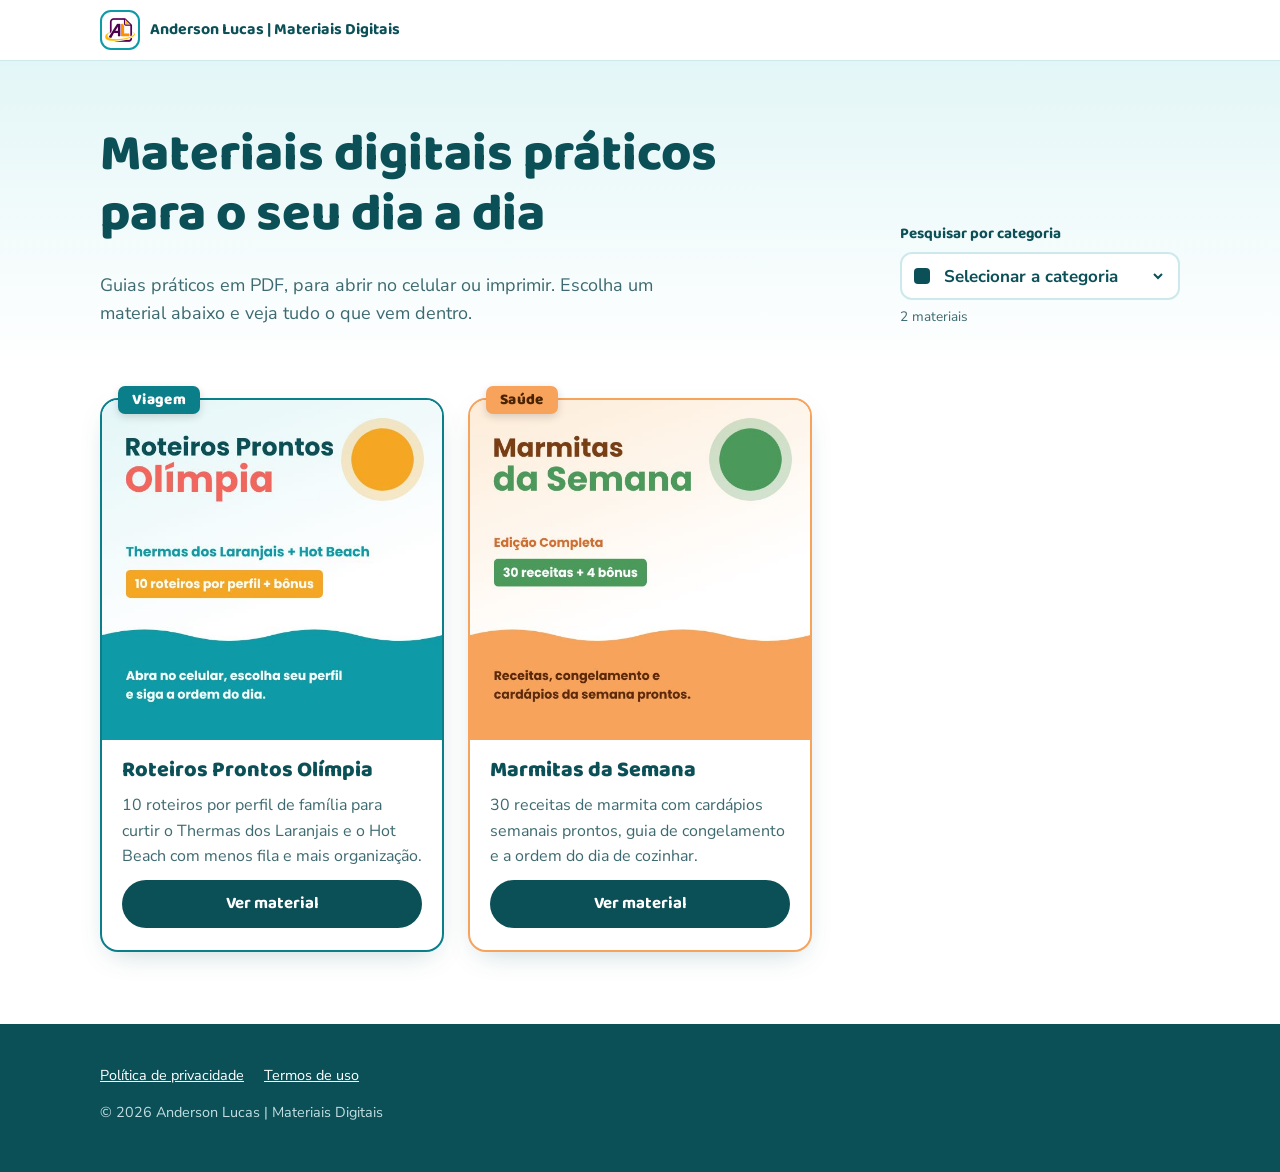
<file: index.html>
<!doctype html>
<html lang="pt-BR">
<head>
  <meta charset="utf-8">
  <meta name="viewport" content="width=device-width, initial-scale=1">
  <title>Anderson Lucas | Materiais Digitais</title>
  <meta name="description" content="Guias e materiais práticos em PDF, para abrir no celular ou imprimir.">
  <meta property="og:type" content="website">
  <meta property="og:title" content="Anderson Lucas | Materiais Digitais">
  <meta property="og:description" content="Guias e materiais práticos em PDF, para abrir no celular ou imprimir.">
  <meta property="og:image" content="https://materiais-digitais.onrender.com/olimpia/img/card.jpg">
  <meta property="og:url" content="https://materiais-digitais.onrender.com/">
  <link rel="icon" href="assets/favicon.png" type="image/png">
  <link rel="apple-touch-icon" href="assets/favicon.png">
  <link rel="preconnect" href="https://fonts.googleapis.com">
  <link rel="preconnect" href="https://fonts.gstatic.com" crossorigin>
  <link href="https://fonts.googleapis.com/css2?family=Baloo+2:wght@600;700;800&family=Nunito+Sans:opsz,wght@6..12,400;6..12,700&display=swap" rel="stylesheet">
  <link rel="stylesheet" href="assets/site.css">
  <style>
    .vitrine-hero { background: linear-gradient(180deg, var(--agua) 0%, #fff 100%); padding: 48px 0 32px; }
    .vitrine-hero .container { display: grid; gap: 24px; align-items: end; }
    .vitrine-hero p { max-width: 560px; color: var(--texto-suave); font-size: 1.125rem; margin: 0; }
    .vitrine-hero h1 { max-width: 640px; }
    @media (min-width: 900px) { .vitrine-hero .container { grid-template-columns: 1fr auto; gap: 40px; } }

    /* Filtro por categoria (no topo, à direita) */
    .filtro { display: grid; gap: 6px; }
    .filtro label { font-family: var(--fonte-titulo); font-weight: 700; font-size: .95rem; color: var(--teal-dark); }
    .filtro .campo { display: flex; align-items: center; gap: 10px; background: #fff; border: 2px solid var(--borda); border-radius: 12px; padding: 0 12px; min-height: 48px; min-width: 280px; }
    .filtro .campo:focus-within { border-color: var(--teal); }
    .filtro .quadrado { flex: none; width: 16px; height: 16px; border-radius: 4px; background: var(--cat-cor, var(--teal-dark)); }
    .filtro select { flex: 1; border: 0; background: transparent; font: inherit; font-weight: 700; color: var(--texto); min-height: 44px; cursor: pointer; }
    .filtro select:focus { outline: none; }
    .filtro .resultado { font-size: .85rem; color: var(--texto-suave); margin: 0; min-height: 1.2em; }

    .produtos { padding: 16px 0 72px; }
    .grade { display: grid; grid-template-columns: repeat(auto-fill, minmax(260px, 1fr)); gap: 24px; list-style: none; margin: 0; padding: 0; }
    .grade { padding-top: 14px; } /* espaço para a etiqueta que sobe acima do card */
    .card { --cat-cor: var(--borda); background: #fff; border: 2px solid var(--cat-cor); border-radius: var(--raio); box-shadow: var(--sombra); display: flex; flex-direction: column; position: relative; }
    .card[hidden] { display: none; }
    .card img { width: 100%; aspect-ratio: 1 / 1; object-fit: cover; background: var(--agua); border-radius: calc(var(--raio) - 2px) calc(var(--raio) - 2px) 0 0; }
    /* Etiqueta da categoria: retângulo encaixado no topo esquerdo do card,
       com o fundo na mesma cor do contorno do card */
    .card .tag { position: absolute; top: -14px; left: 16px; z-index: 1; font-family: var(--fonte-titulo); font-size: .95rem; font-weight: 800; letter-spacing: .02em; line-height: 1; color: var(--cat-texto, #fff); background: var(--cat-cor); padding: 7px 14px 6px; border-radius: 7px; box-shadow: 0 3px 8px rgba(0,0,0,.15); }
    .card .corpo { padding: 18px 20px 22px; display: flex; flex-direction: column; gap: 10px; flex: 1; }
    .card h2 { font-size: 1.35rem; margin: 0; }
    .card p { margin: 0; color: var(--texto-suave); font-size: 1rem; }
    .card .btn { margin-top: auto; min-height: 48px; font-size: 1.05rem; }
    @media (min-width: 900px) { .grade { grid-template-columns: repeat(3, 1fr); } .vitrine-hero { padding: 64px 0 40px; } }
  </style>
</head>
<body>
  <a class="pular" href="#produtos">Pular para os produtos</a>

  <header class="topo">
    <div class="container">
      <a class="marca" href="index.html"><span class="marca-logo"><img src="assets/logo-al.png" alt="" width="120" height="96"></span><span data-marca></span></a>
    </div>
  </header>

  <main>
    <section class="vitrine-hero">
      <div class="container">
        <div>
          <h1>Materiais digitais práticos para o seu dia a dia</h1>
          <p>Guias práticos em PDF, para abrir no celular ou imprimir. Escolha um material abaixo e veja tudo o que vem dentro.</p>
        </div>
        <div class="filtro">
          <label for="categoria">Pesquisar por categoria</label>
          <div class="campo">
            <span class="quadrado" aria-hidden="true"></span>
            <select id="categoria" aria-controls="lista-produtos">
              <option value="" selected disabled hidden>Selecionar a categoria</option>
              <option value="">Todas as categorias</option>
            </select>
          </div>
          <p class="resultado" id="resultado" aria-live="polite"></p>
        </div>
      </div>
    </section>

    <section class="produtos" id="produtos" aria-label="Produtos">
      <div class="container">
        <ul class="grade" id="lista-produtos">

          <!-- =====================================================
               CARD DE PRODUTO — para adicionar um novo produto,
               copie do <li> até o </li> e troque: data-categoria,
               imagem, título, frase e o link (pasta-do-produto/index.html).
               data-categoria = uma das chaves de CATEGORIAS no fim da página
               (viagem, saude...). A etiqueta, as cores e o filtro saem sozinhos.
               ===================================================== -->
          <li class="card" data-categoria="viagem">
            <span class="tag"></span>
            <img src="olimpia/img/card.jpg" alt="Capa do material Roteiros Prontos Olímpia" width="600" height="600" loading="lazy">
            <div class="corpo">
              <h2>Roteiros Prontos Olímpia</h2>
              <p>10 roteiros por perfil de família para curtir o Thermas dos Laranjais e o Hot Beach com menos fila e mais organização.</p>
              <a class="btn btn-secundario" href="olimpia/index.html">Ver material</a>
            </div>
          </li>
          <!-- fim do card -->

          <li class="card" data-categoria="saude">
            <span class="tag"></span>
            <img src="marmitas/img/card.jpg" alt="Capa do material Marmitas da Semana" width="600" height="600" loading="lazy">
            <div class="corpo">
              <h2>Marmitas da Semana</h2>
              <p>30 receitas de marmita com cardápios semanais prontos, guia de congelamento e a ordem do dia de cozinhar.</p>
              <a class="btn btn-secundario" href="marmitas/index.html">Ver material</a>
            </div>
          </li>

        </ul>
      </div>
    </section>
  </main>

  <footer class="rodape">
    <div class="container">
      <nav aria-label="Links legais">
        <a href="privacidade.html">Política de privacidade</a>
        <a href="termos.html">Termos de uso</a>
      </nav>
      <p class="copy">© <span data-ano>2026</span> <span data-marca></span></p>
    </div>
  </footer>

  <script src="assets/site.js"></script>
  <script>
    /* ===== CATEGORIAS DA VITRINE — cada categoria tem a sua cor =====
       cor   = contorno do card, fundo da etiqueta e quadradinho do filtro
       texto = cor da letra da etiqueta (branca em cor escura, escura em cor clara)
       Só aparecem no filtro as categorias que já têm algum card. */
    const CATEGORIAS = {
      viagem: { nome: "Viagem", cor: "#0A7F8A", texto: "#ffffff" },  // azul-piscina (tom com contraste para a letra branca)
      saude:  { nome: "Saúde",  cor: "#F7A35C", texto: "#4A2300" }   // laranja claro
      // próxima: { nome: "...", cor: "#1FB58F", texto: "#06372A" }  // verde-piscina
    };

    (function () {
      var cards = [].slice.call(document.querySelectorAll(".card[data-categoria]"));
      var select = document.getElementById("categoria");
      var quadrado = document.querySelector(".filtro .quadrado");
      var resultado = document.getElementById("resultado");
      var usadas = {};

      // Etiqueta e cores de cada card
      cards.forEach(function (c) {
        var cat = CATEGORIAS[c.dataset.categoria];
        if (!cat) return;
        usadas[c.dataset.categoria] = (usadas[c.dataset.categoria] || 0) + 1;
        c.style.setProperty("--cat-cor", cat.cor);
        c.style.setProperty("--cat-texto", cat.texto);
        c.querySelector(".tag").textContent = cat.nome;
      });

      // Opções do filtro: só categorias com material, na ordem de CATEGORIAS
      Object.keys(CATEGORIAS).forEach(function (k) {
        if (!usadas[k]) return;
        var o = document.createElement("option");
        o.value = k; o.textContent = CATEGORIAS[k].nome;
        select.appendChild(o);
      });

      function filtra() {
        var k = select.value, n = 0;
        cards.forEach(function (c) {
          var mostra = !k || c.dataset.categoria === k;
          c.hidden = !mostra; if (mostra) n++;
        });
        quadrado.style.background = k ? CATEGORIAS[k].cor : "";
        resultado.textContent = n + (n === 1 ? " material" : " materiais") + (k ? " em " + CATEGORIAS[k].nome : "");
      }
      select.addEventListener("change", filtra);
      filtra();
    })();
  </script>
</body>
</html>
</file>
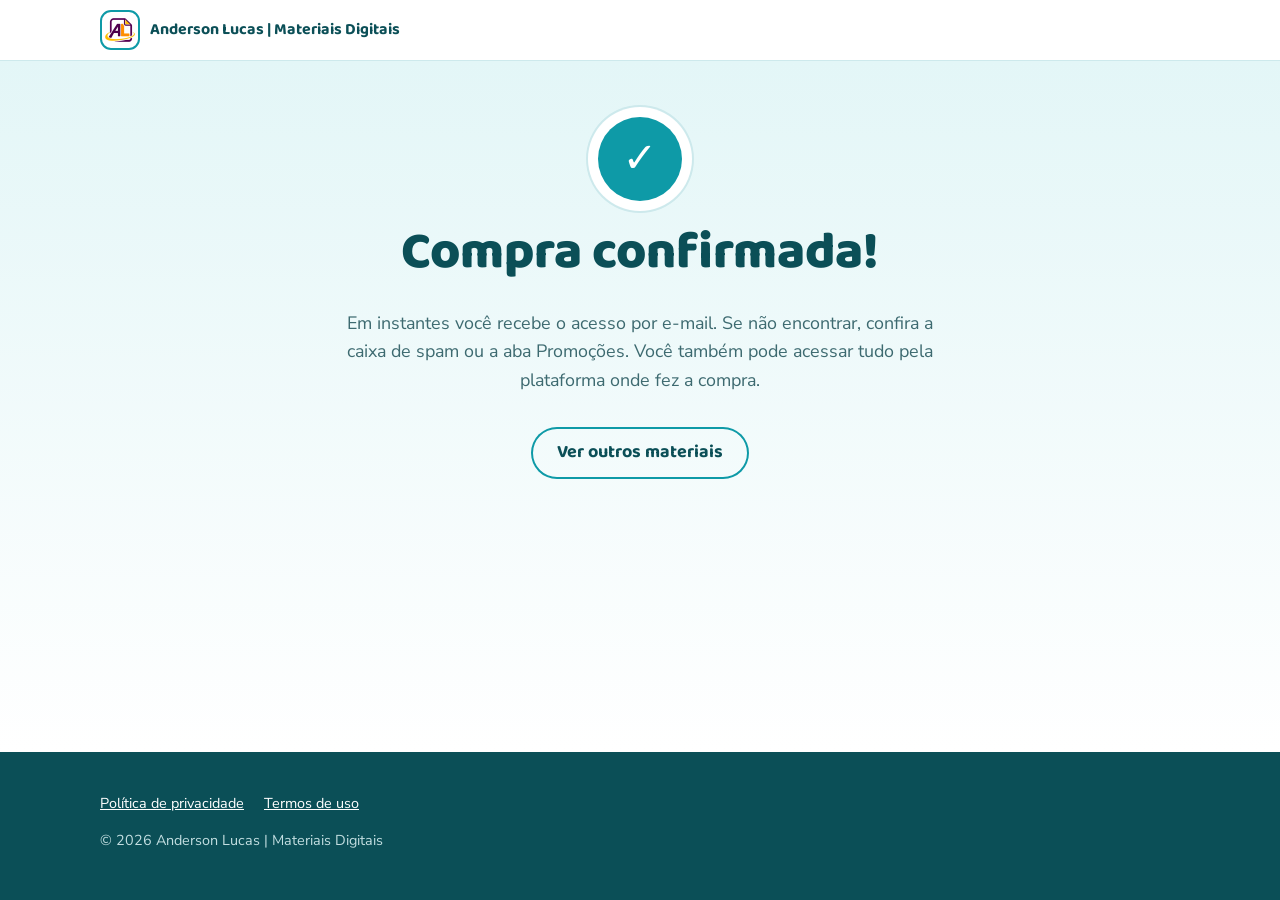
<file: obrigado/index.html>
<!doctype html>
<html lang="pt-BR">
<head>
  <meta charset="utf-8">
  <meta name="viewport" content="width=device-width, initial-scale=1">
  <script>/* endereço sem a barra final → manda para a versão com barra (CSS) */
    if (location.protocol !== "file:" && !/\/$|\.html$/.test(location.pathname)) location.replace(location.pathname + "/" + location.search + location.hash);</script>
  <meta name="robots" content="noindex">
  <title>Compra confirmada!</title>
  <link rel="icon" href="../assets/favicon.png" type="image/png">
  <link rel="apple-touch-icon" href="../assets/favicon.png">
  <link rel="preconnect" href="https://fonts.googleapis.com">
  <link rel="preconnect" href="https://fonts.gstatic.com" crossorigin>
  <link href="https://fonts.googleapis.com/css2?family=Baloo+2:wght@600;700;800&family=Nunito+Sans:opsz,wght@6..12,400;6..12,700&display=swap" rel="stylesheet">
  <link rel="stylesheet" href="../assets/site.css">
  <style>
    body { min-height: 100vh; display: flex; flex-direction: column; } /* rodapé sempre no fim da tela */
    .obrigado { flex: 1; background: linear-gradient(180deg, var(--agua) 0%, #fff 100%); padding: 56px 0 72px; text-align: center; }
    .obrigado .container { max-width: 640px; }
    .obrigado .ok { width: 84px; height: 84px; margin: 0 auto 22px; border-radius: 50%; background: var(--teal); color: #fff; display: grid; place-items: center; font-size: 2.6rem; font-weight: 800; box-shadow: 0 0 0 10px #fff, 0 0 0 12px var(--borda); }
    .obrigado p { font-size: 1.12rem; color: var(--texto-suave); margin-bottom: 32px; }
  </style>

  <!-- Página de obrigado GENÉRICA (todos os funis de todos os produtos).
       Pixel da Meta: só PageView, igual às outras páginas. Sem evento de compra:
       a compra já é registrada pelo checkout (Hotmart/Kiwify). -->
  <script>
  !function(f,b,e,v,n,t,s){if(f.fbq)return;n=f.fbq=function(){n.callMethod?
  n.callMethod.apply(n,arguments):n.queue.push(arguments)};if(!f._fbq)f._fbq=n;
  n.push=n;n.loaded=!0;n.version='2.0';n.queue=[];t=b.createElement(e);t.async=!0;
  t.src=v;s=b.getElementsByTagName(e)[0];s.parentNode.insertBefore(t,s)}(window,
  document,'script','https://connect.facebook.net/en_US/fbevents.js');
  fbq('init', '4610757655861648');
  fbq('track', 'PageView');
  </script>
  <noscript><img height="1" width="1" style="display:none" src="https://www.facebook.com/tr?id=4610757655861648&ev=PageView&noscript=1" alt=""></noscript>
</head>
<body>
  <header class="topo">
    <div class="container">
      <a class="marca" href="../index.html"><span class="marca-logo"><img src="../assets/logo-al.png" alt="" width="120" height="96"></span><span data-marca></span></a>
    </div>
  </header>

  <main class="obrigado">
    <div class="container">
      <div class="ok" aria-hidden="true">✓</div>
      <h1>Compra confirmada!</h1>
      <p>Em instantes você recebe o acesso por e-mail. Se não encontrar, confira a caixa de spam ou a aba Promoções. Você também pode acessar tudo pela plataforma onde fez a compra.</p>
      <a class="btn btn-contorno" href="../index.html">Ver outros materiais</a>
    </div>
  </main>

  <footer class="rodape">
    <div class="container">
      <nav aria-label="Links legais">
        <a href="../privacidade.html">Política de privacidade</a>
        <a href="../termos.html">Termos de uso</a>
      </nav>
      <p class="copy">© <span data-ano>2026</span> <span data-marca></span></p>
    </div>
  </footer>

  <script src="../assets/site.js"></script>
</body>
</html>
</file>
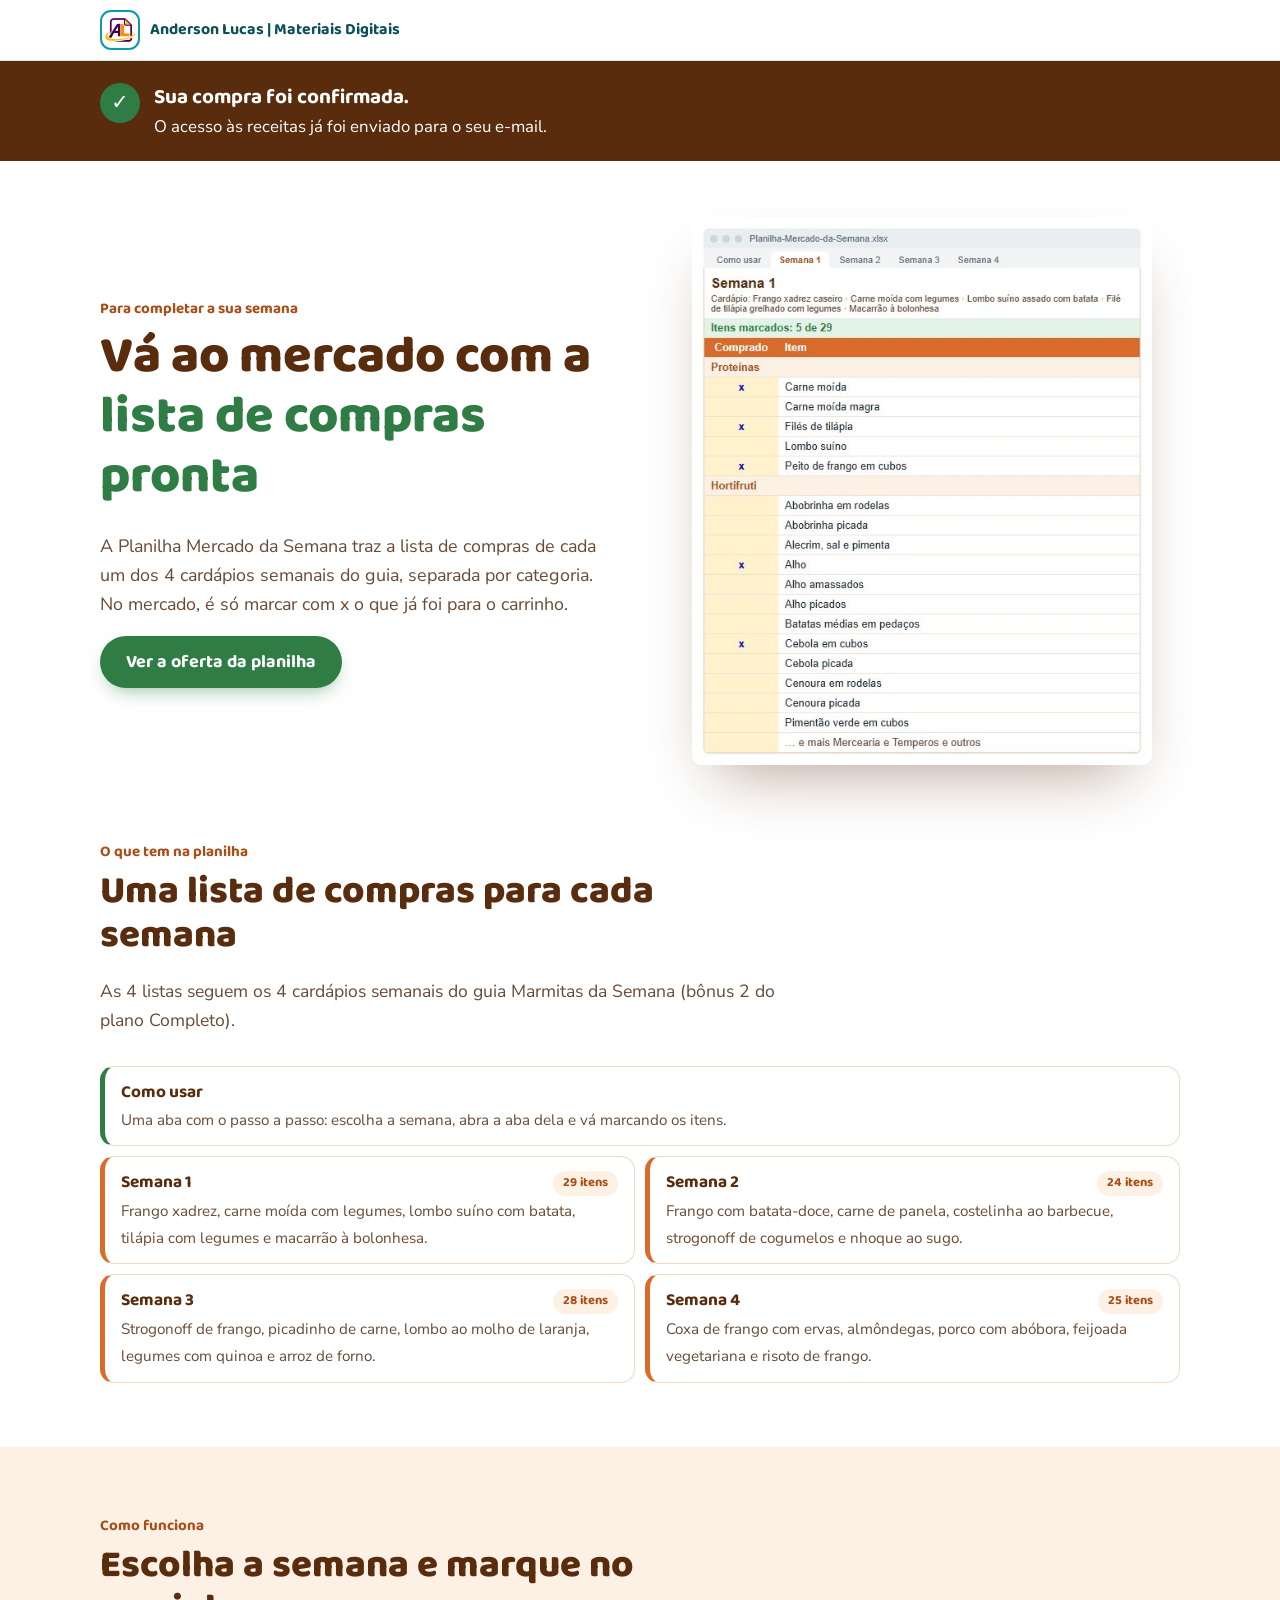
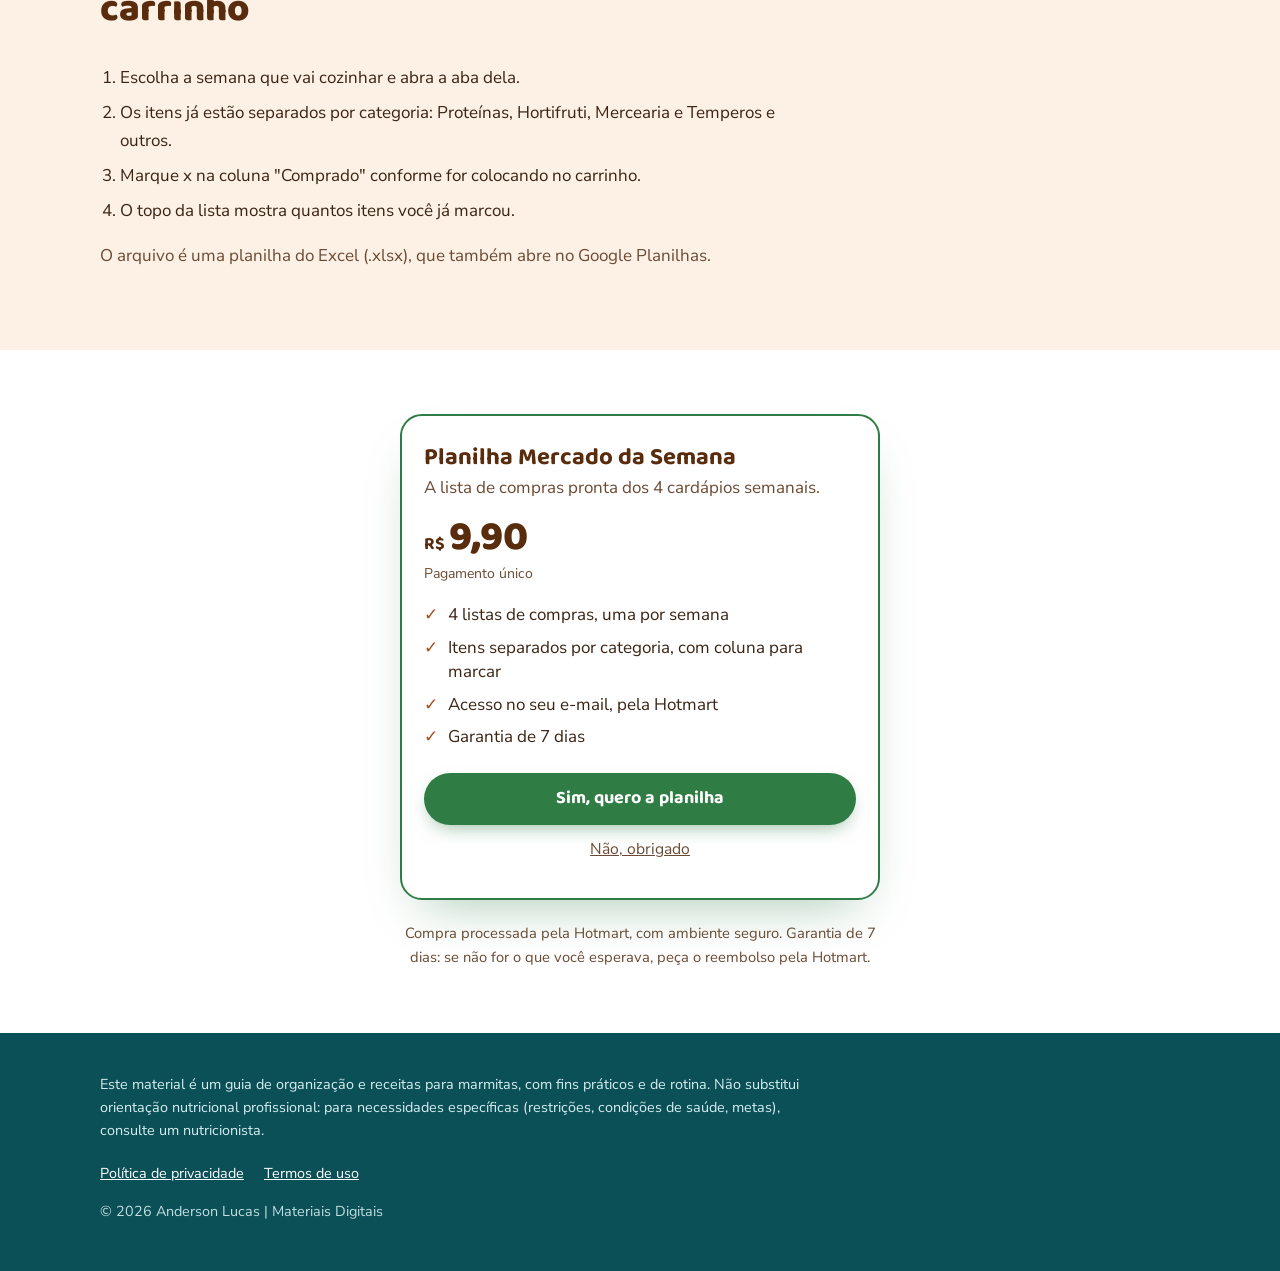
<file: marmitas/planilha/index.html>
<!doctype html>
<html lang="pt-BR">
<head>
  <meta charset="utf-8">
  <meta name="viewport" content="width=device-width, initial-scale=1">
  <script>/* endereço sem a barra final → manda para a versão com barra (imagens e CSS) */
    if (location.protocol !== "file:" && !/\/$|\.html$/.test(location.pathname)) location.replace(location.pathname + "/" + location.search + location.hash);</script>
  <meta name="robots" content="noindex">
  <title>Compra confirmada: Planilha Mercado da Semana</title>
  <meta name="description" content="Planilha Mercado da Semana: a lista de compras pronta de cada um dos 4 cardápios semanais do guia Marmitas da Semana.">
  <link rel="icon" href="../../assets/favicon.png" type="image/png">
  <link rel="apple-touch-icon" href="../../assets/favicon.png">
  <link rel="preconnect" href="https://fonts.googleapis.com">
  <link rel="preconnect" href="https://fonts.gstatic.com" crossorigin>
  <link href="https://fonts.googleapis.com/css2?family=Baloo+2:wght@600;700;800&family=Nunito+Sans:opsz,wght@6..12,400;6..12,700&display=swap" rel="stylesheet">
  <link rel="stylesheet" href="../../assets/site.css">
  <link rel="stylesheet" href="../marmitas.css">
  <style>
    .confirmado { background: var(--teal-dark); color: #fff; padding: 22px 0; }
    .confirmado .container { display: flex; gap: 14px; align-items: flex-start; }
    .confirmado .ok { flex: none; width: 40px; height: 40px; border-radius: 50%; background: #2F7D45; display: grid; place-items: center; font-size: 1.3rem; font-weight: 800; }
    .confirmado p { margin: 0; font-size: 1.05rem; line-height: 1.45; }
    .confirmado strong { display: block; font-family: var(--fonte-titulo); font-size: 1.3rem; margin-bottom: 2px; }
    .upsell-hero { padding: 40px 0 8px; }
    .upsell-hero .container { display: grid; gap: 28px; align-items: center; }
    .upsell-hero .sub { font-size: 1.12rem; color: var(--texto-suave); max-width: 560px; }
    .upsell-hero .ilustra { justify-self: center; width: min(460px, 100%); border-radius: 10px; box-shadow: 0 30px 60px -25px rgba(90, 44, 14, .45); }
    @media (min-width: 900px) { .upsell-hero .container { grid-template-columns: 1fr 1fr; gap: 48px; } .upsell-hero { padding-top: 56px; } }
    .partes { list-style: none; padding: 0; margin: 0; display: grid; gap: 10px; }
    .partes li { background: #fff; border: 1px solid var(--borda); border-left: 5px solid var(--teal); border-radius: 14px; padding: 12px 16px; }
    .partes li.como { border-left-color: #2F7D45; }
    .partes b { display: flex; justify-content: space-between; gap: 10px; font-family: var(--fonte-titulo); font-size: 1.08rem; color: var(--teal-dark); }
    .partes b em { font-style: normal; font-size: .8rem; font-weight: 700; color: var(--teal-700); background: var(--agua); padding: 2px 10px; border-radius: 999px; white-space: nowrap; align-self: center; }
    .partes span { color: var(--texto-suave); font-size: .95rem; }
    @media (min-width: 760px) { .partes { grid-template-columns: 1fr 1fr; } .partes li.como { grid-column: 1 / -1; } }
    .passos-lista { margin: 0; padding-left: 1.2em; display: grid; gap: 8px; max-width: 720px; }
    .decisao { max-width: 480px; margin: 0 auto; }
    .botoes { display: grid; gap: 12px; }
    .nao { display: block; text-align: center; padding: 12px; color: var(--texto-suave); font-size: .98rem; }
    .nao:hover { color: var(--teal-dark); }
  </style>

  <!-- ===== PIXEL DA META — ID 4610757655861648 ===== -->
  <script>
  !function(f,b,e,v,n,t,s){if(f.fbq)return;n=f.fbq=function(){n.callMethod?
  n.callMethod.apply(n,arguments):n.queue.push(arguments)};if(!f._fbq)f._fbq=n;
  n.push=n;n.loaded=!0;n.version='2.0';n.queue=[];t=b.createElement(e);t.async=!0;
  t.src=v;s=b.getElementsByTagName(e)[0];s.parentNode.insertBefore(t,s)}(window,
  document,'script','https://connect.facebook.net/en_US/fbevents.js');
  fbq('init', '4610757655861648');
  fbq('track', 'PageView');
  </script>
  <noscript><img height="1" width="1" style="display:none" src="https://www.facebook.com/tr?id=4610757655861648&ev=PageView&noscript=1" alt=""></noscript>
  <!-- ===== FIM DO PIXEL DA META ===== -->
</head>
<body>
  <header class="topo">
    <div class="container">
      <span class="marca"><span class="marca-logo"><img src="../../assets/logo-al.png" alt="" width="120" height="96"></span><span data-marca></span></span>
    </div>
  </header>

  <!-- CONFIRMAÇÃO DA COMPRA -->
  <div class="confirmado tema-marmitas" role="status">
    <div class="container">
      <span class="ok" aria-hidden="true">✓</span>
      <p><strong>Sua compra foi confirmada.</strong>O acesso às receitas já foi enviado para o seu e-mail.</p>
    </div>
  </div>

  <main id="conteudo" class="tema-marmitas">

    <!-- OFERTA -->
    <section class="upsell-hero">
      <div class="container">
        <div>
          <span class="sobretitulo">Para completar a sua semana</span>
          <h1>Vá ao mercado com a <span>lista de compras pronta</span></h1>
          <p class="sub">A Planilha Mercado da Semana traz a lista de compras de cada um dos 4 cardápios semanais do guia, separada por categoria. No mercado, é só marcar com x o que já foi para o carrinho.</p>
          <a class="btn btn-compra" href="#decisao">Ver a oferta da planilha</a>
        </div>
        <img class="ilustra" src="img/planilha.jpg" alt="Ilustração da aba Semana 1 da planilha: lista de compras por categoria, com a coluna Comprado marcada com x" width="560" height="666" fetchpriority="high">
      </div>
    </section>

    <!-- O QUE TEM NA PLANILHA -->
    <section class="secao">
      <div class="container">
        <div class="secao-titulo">
          <span class="sobretitulo">O que tem na planilha</span>
          <h2>Uma lista de compras para cada semana</h2>
          <p>As 4 listas seguem os 4 cardápios semanais do guia Marmitas da Semana (bônus 2 do plano Completo).</p>
        </div>
        <ul class="partes">
          <li class="como"><b>Como usar</b><span>Uma aba com o passo a passo: escolha a semana, abra a aba dela e vá marcando os itens.</span></li>
          <li><b>Semana 1 <em>29 itens</em></b><span>Frango xadrez, carne moída com legumes, lombo suíno com batata, tilápia com legumes e macarrão à bolonhesa.</span></li>
          <li><b>Semana 2 <em>24 itens</em></b><span>Frango com batata-doce, carne de panela, costelinha ao barbecue, strogonoff de cogumelos e nhoque ao sugo.</span></li>
          <li><b>Semana 3 <em>28 itens</em></b><span>Strogonoff de frango, picadinho de carne, lombo ao molho de laranja, legumes com quinoa e arroz de forno.</span></li>
          <li><b>Semana 4 <em>25 itens</em></b><span>Coxa de frango com ervas, almôndegas, porco com abóbora, feijoada vegetariana e risoto de frango.</span></li>
        </ul>
      </div>
    </section>

    <!-- COMO FUNCIONA -->
    <section class="secao secao-agua">
      <div class="container">
        <div class="secao-titulo">
          <span class="sobretitulo">Como funciona</span>
          <h2>Escolha a semana e marque no carrinho</h2>
        </div>
        <ol class="passos-lista">
          <li>Escolha a semana que vai cozinhar e abra a aba dela.</li>
          <li>Os itens já estão separados por categoria: Proteínas, Hortifruti, Mercearia e Temperos e outros.</li>
          <li>Marque x na coluna "Comprado" conforme for colocando no carrinho.</li>
          <li>O topo da lista mostra quantos itens você já marcou.</li>
        </ol>
        <p style="margin-top:18px;color:var(--texto-suave)">O arquivo é uma planilha do Excel (.xlsx), que também abre no Google Planilhas.</p>
      </div>
    </section>

    <!-- DECISÃO -->
    <section class="secao" id="decisao">
      <div class="container">
        <div class="decisao">
          <article class="plano plano-destaque">
            <h3>Planilha Mercado da Semana</h3>
            <p class="resumo">A lista de compras pronta dos 4 cardápios semanais.</p>
            <p class="preco"><small>R$</small>9,90</p>
            <p class="pagamento">Pagamento único</p>
            <ul>
              <li>4 listas de compras, uma por semana</li>
              <li>Itens separados por categoria, com coluna para marcar</li>
              <li>Acesso no seu e-mail, pela Hotmart</li>
              <li>Garantia de 7 dias</li>
            </ul>

<!-- HOTMART - Sales Funnel Widget -->
<!--- sales funnel container --->
<div id="hotmart-sales-funnel"></div>

<!--- script load and setup --->
<script src="https://checkout.hotmart.com/lib/hotmart-checkout-elements.js"></script>
<script>
/* Só monta o widget quando a página abre COM parâmetros no endereço
   (a pessoa veio do checkout da Hotmart). Sem parâmetros, o widget não é montado
   e aparecem os nossos botões "Sim/Não" (ver #botoes-reserva abaixo). */
window.veioDoCheckout = location.search.length > 1;
if (window.veioDoCheckout) {
  checkoutElements.init('salesFunnel').mount('#hotmart-sales-funnel')
} else {
  /* remove o container: a biblioteca da Hotmart monta sozinha quando encontra
     #hotmart-sales-funnel, mesmo sem chamar init */
  document.getElementById('hotmart-sales-funnel').remove();
}
</script>
<!-- HOTMART - Sales Funnel Widget -->

            <!-- Nossos botões "Sim/Não":
                 - página aberta SEM parâmetros → aparecem (o widget não é montado);
                 - página aberta COM parâmetros → ficam escondidos (vale o widget da Hotmart).
                 Reserva extra: se o widget continuar vazio 4 s depois de carregar, eles aparecem. -->
            <div id="botoes-reserva">
              <div class="botoes">
                <a class="btn btn-compra btn-largo" href="#decisao" data-checkout="planilha">Sim, quero a planilha</a>
              </div>
              <a class="nao" href="../index.html">Não, obrigado</a>
            </div>
            <script>document.getElementById("botoes-reserva").hidden = window.veioDoCheckout !== false;</script>
          </article>
          <p class="planos-nota">Compra processada pela Hotmart, com ambiente seguro. Garantia de 7 dias: se não for o que você esperava, peça o reembolso pela Hotmart.</p>
        </div>
      </div>
    </section>
  </main>

  <footer class="rodape">
    <div class="container">
      <p class="aviso">Este material é um guia de organização e receitas para marmitas, com fins práticos e de rotina. Não substitui orientação nutricional profissional: para necessidades específicas (restrições, condições de saúde, metas), consulte um nutricionista.</p>
      <nav aria-label="Links legais">
        <a href="../../privacidade.html">Política de privacidade</a>
        <a href="../../termos.html">Termos de uso</a>
      </nav>
      <p class="copy">© <span data-ano>2026</span> <span data-marca></span></p>
    </div>
  </footer>

  <script src="../../assets/site.js"></script>
  <script>
    /* ===== LINK DE CHECKOUT (botão de reserva "Sim, quero a planilha") ===== */
    const CHECKOUT = {
      planilha: "https://pay.hotmart.com/L108575175J"
    };

    (function () {
      // Repassa os parâmetros de anúncio (utm_*, src, sck) para o checkout
      var params = new URLSearchParams(location.search);
      function linkCom(url) {
        try {
          var u = new URL(url);
          params.forEach(function (v, k) {
            if (/^utm_/.test(k) || k === "src" || k === "sck") u.searchParams.set(k, v);
          });
          return u.toString();
        } catch (e) { return url; }
      }
      document.querySelectorAll("[data-checkout]").forEach(function (a) {
        var url = CHECKOUT[a.dataset.checkout];
        if (url) a.href = linkCom(url);
        a.addEventListener("click", function () {
          if (window.fbq) fbq("track", "InitiateCheckout", { content_name: "Planilha Mercado da Semana" });
        });
      });

      // Widget da Hotmart vazio 4 s depois de carregar → mostra os nossos botões
      window.addEventListener("load", function () {
        setTimeout(function () {
          var w = document.getElementById("hotmart-sales-funnel");
          var vazio = !w || (w.children.length === 0 && w.textContent.trim() === "");
          if (vazio) document.getElementById("botoes-reserva").hidden = false;
        }, 4000);
      });
    })();
  </script>
</body>
</html>
</file>
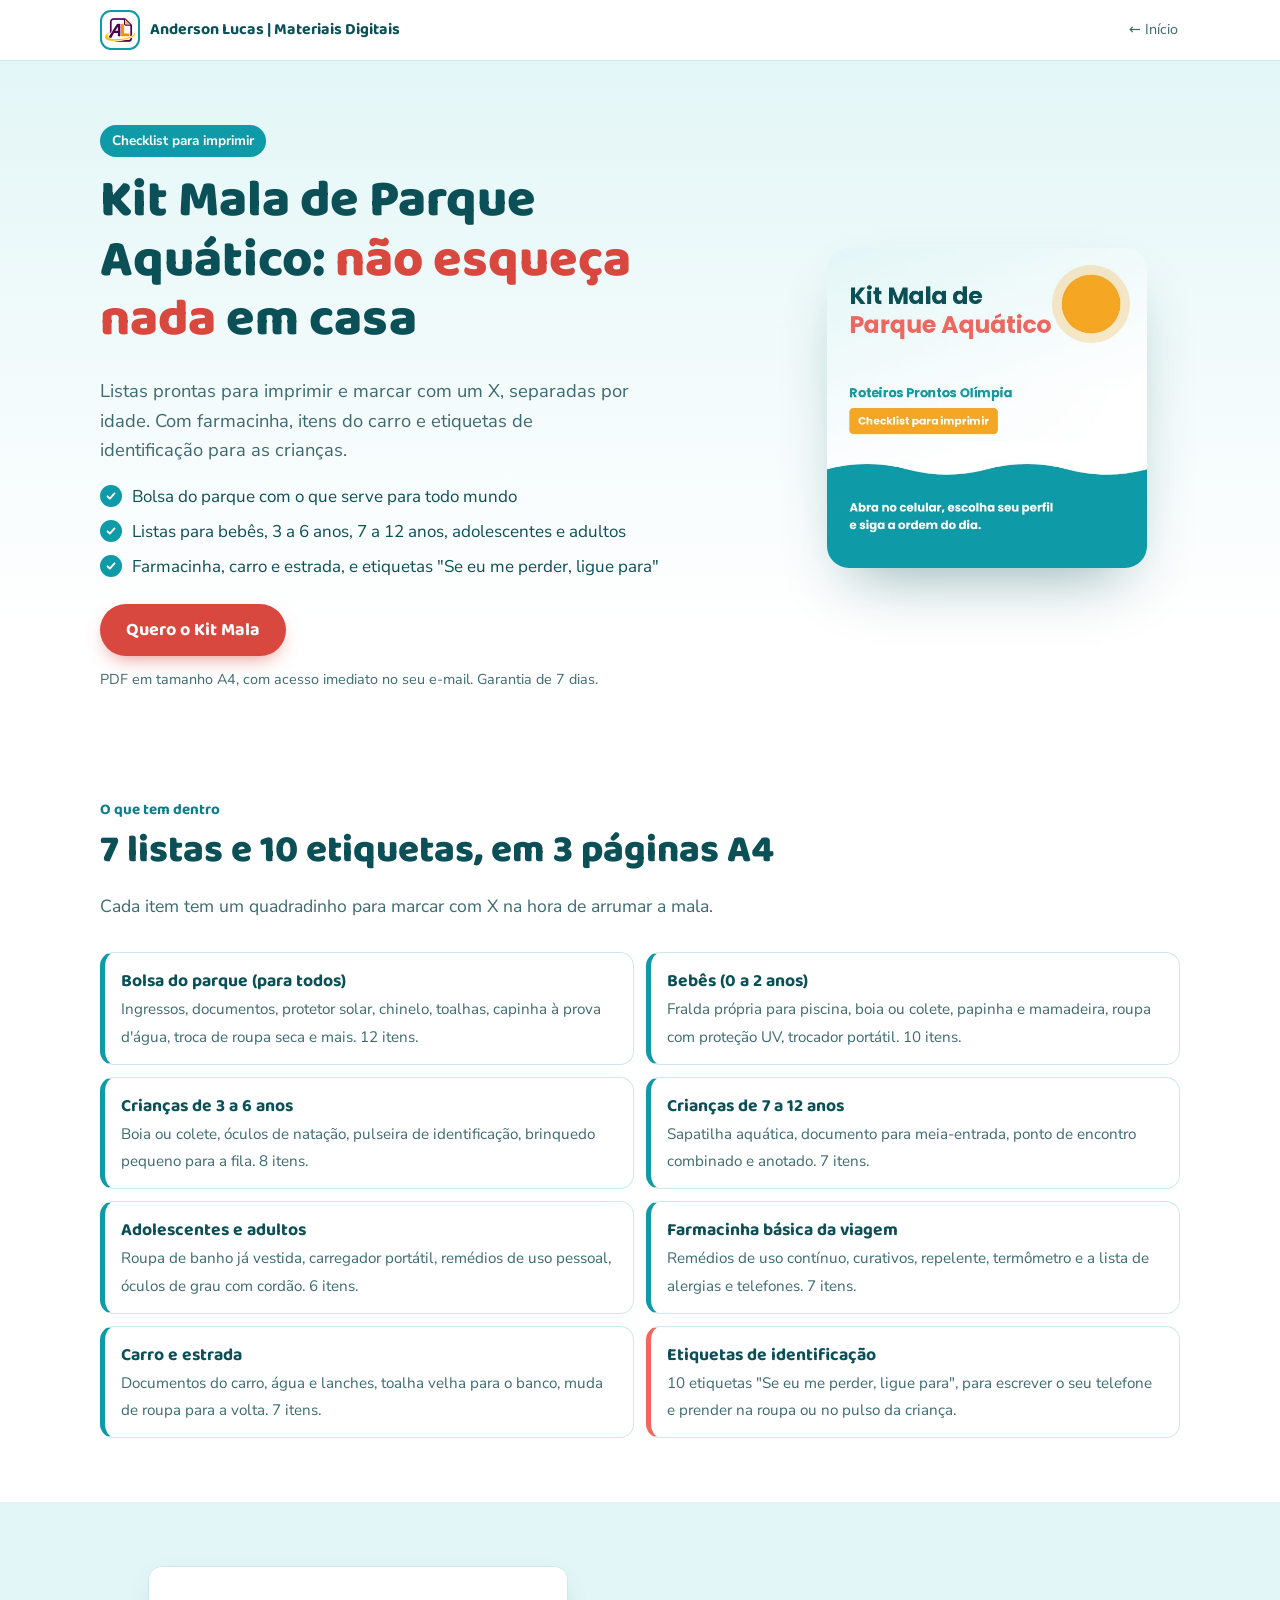
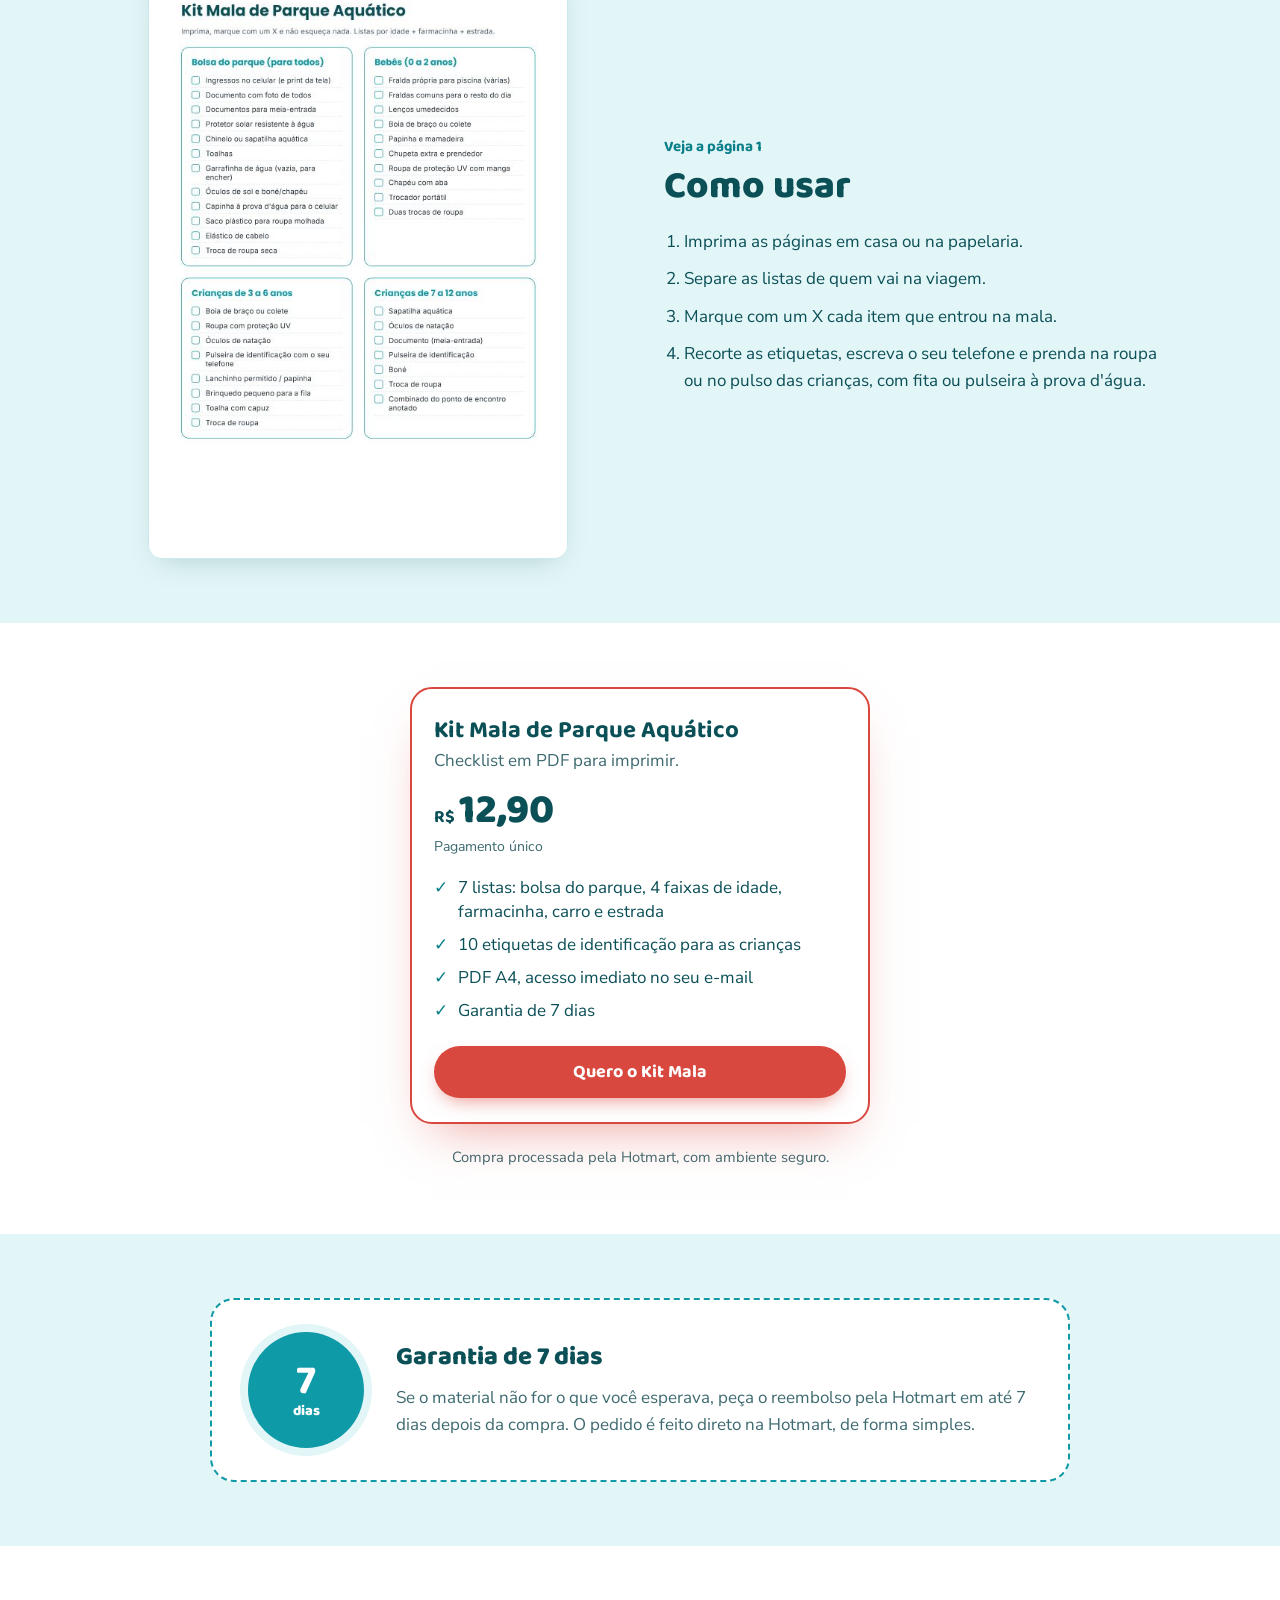
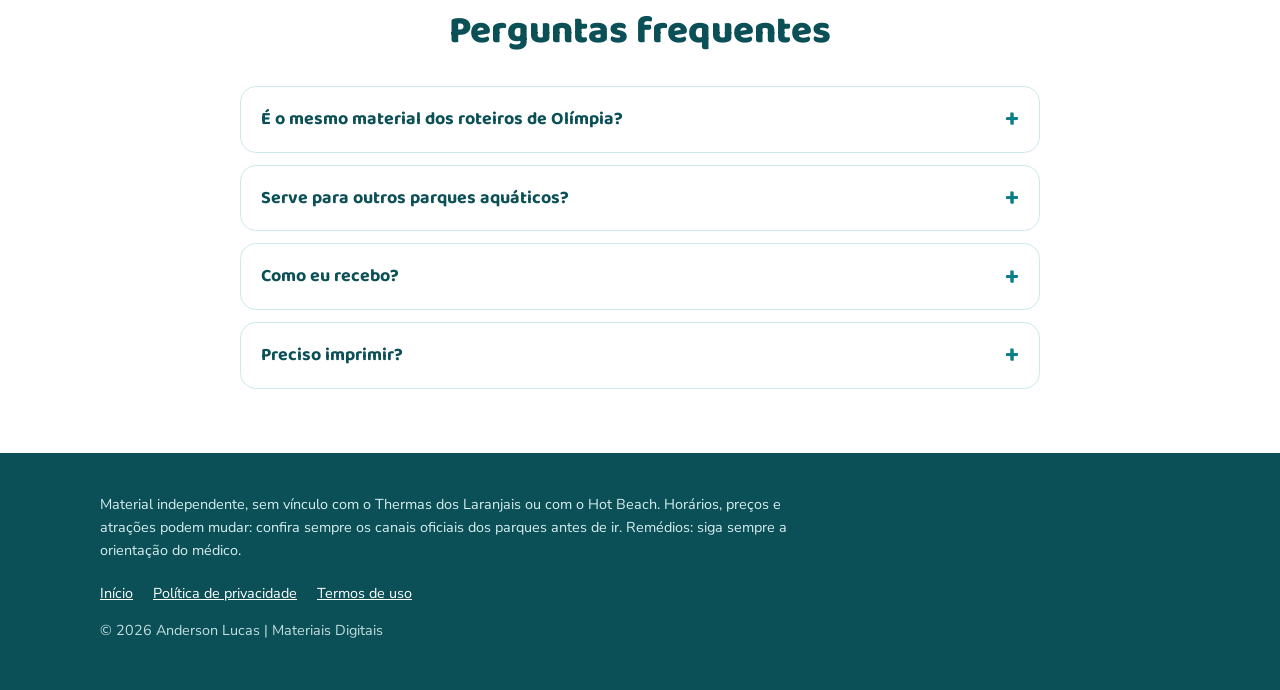
<file: olimpia/kit-mala/index.html>
<!doctype html>
<html lang="pt-BR">
<head>
  <meta charset="utf-8">
  <meta name="viewport" content="width=device-width, initial-scale=1">
  <script>/* endereço sem a barra final → manda para a versão com barra (imagens e CSS) */
    if (location.protocol !== "file:" && !/\/$|\.html$/.test(location.pathname)) location.replace(location.pathname + "/" + location.search + location.hash);</script>
  <title>Kit Mala de Parque Aquático: checklist para imprimir</title>
  <meta name="description" content="Checklist para imprimir e marcar com X: bolsa do parque, listas por idade, farmacinha, carro e estrada, e etiquetas de identificação para as crianças.">
  <meta property="og:type" content="product">
  <meta property="og:locale" content="pt_BR">
  <meta property="og:title" content="Kit Mala de Parque Aquático">
  <meta property="og:description" content="Imprima, marque com um X e não esqueça nada. Listas por idade, farmacinha, estrada e etiquetas de identificação.">
  <meta property="og:image" content="https://materiais-digitais.onrender.com/olimpia/kit-mala/img/capa.jpg">
  <meta property="og:url" content="https://materiais-digitais.onrender.com/olimpia/kit-mala/">
  <link rel="icon" href="../../assets/favicon.png" type="image/png">
  <link rel="apple-touch-icon" href="../../assets/favicon.png">
  <link rel="preconnect" href="https://fonts.googleapis.com">
  <link rel="preconnect" href="https://fonts.gstatic.com" crossorigin>
  <link href="https://fonts.googleapis.com/css2?family=Baloo+2:wght@600;700;800&family=Nunito+Sans:opsz,wght@6..12,400;6..12,700&display=swap" rel="stylesheet">
  <link rel="stylesheet" href="../../assets/site.css">
  <link rel="stylesheet" href="../olimpia.css">
  <style>
    .hero .capa { justify-self: center; width: min(320px, 80vw); border-radius: 22px; box-shadow: 0 30px 60px -25px rgba(11, 79, 87, .45); }
    .listas { list-style: none; padding: 0; margin: 0; display: grid; gap: 12px; }
    .listas li { background: #fff; border: 1px solid var(--borda); border-left: 5px solid var(--teal); border-radius: 14px; padding: 14px 16px; }
    .listas b { display: block; font-family: var(--fonte-titulo); font-size: 1.1rem; color: var(--teal-dark); }
    .listas span { color: var(--texto-suave); font-size: .95rem; }
    .listas .etq { border-left-color: var(--coral); }
    @media (min-width: 760px) { .listas { grid-template-columns: 1fr 1fr; } }
    .previa { display: grid; gap: 24px; align-items: center; }
    .previa img { width: min(420px, 100%); justify-self: center; border-radius: 14px; border: 1px solid var(--borda); box-shadow: var(--sombra); }
    .previa ol { margin: 0; padding-left: 1.2em; display: grid; gap: 10px; }
    @media (min-width: 900px) { .previa { grid-template-columns: 1fr 1fr; gap: 48px; } }
    .oferta { max-width: 460px; margin: 0 auto; }
  </style>

  <!-- ===== PIXEL DA META (ativo desde 17/11/2026) — ID 4610757655861648 ===== -->
  <script>
  !function(f,b,e,v,n,t,s){if(f.fbq)return;n=f.fbq=function(){n.callMethod?
  n.callMethod.apply(n,arguments):n.queue.push(arguments)};if(!f._fbq)f._fbq=n;
  n.push=n;n.loaded=!0;n.version='2.0';n.queue=[];t=b.createElement(e);t.async=!0;
  t.src=v;s=b.getElementsByTagName(e)[0];s.parentNode.insertBefore(t,s)}(window,
  document,'script','https://connect.facebook.net/en_US/fbevents.js');
  fbq('init', '4610757655861648');
  fbq('track', 'PageView');
  </script>
  <noscript><img height="1" width="1" style="display:none" src="https://www.facebook.com/tr?id=4610757655861648&ev=PageView&noscript=1" alt=""></noscript>
  <!-- ===== FIM DO PIXEL DA META ===== -->
</head>
<body>
  <a class="pular" href="#conteudo">Pular para o conteúdo</a>

  <header class="topo">
    <div class="container">
      <a class="marca" href="../../index.html"><span class="marca-logo"><img src="../../assets/logo-al.png" alt="" width="120" height="96"></span><span data-marca></span></a>
      <a class="link-inicio" href="../../index.html"><span aria-hidden="true">←</span> Início</a>
    </div>
  </header>

  <main id="conteudo">

    <!-- HERO -->
    <section class="hero">
      <div class="container">
        <div>
          <span class="selo">Checklist para imprimir</span>
          <h1>Kit Mala de Parque Aquático: <span>não esqueça nada</span> em casa</h1>
          <p class="sub">Listas prontas para imprimir e marcar com um X, separadas por idade. Com farmacinha, itens do carro e etiquetas de identificação para as crianças.</p>
          <ul class="lista">
            <li>Bolsa do parque com o que serve para todo mundo</li>
            <li>Listas para bebês, 3 a 6 anos, 7 a 12 anos, adolescentes e adultos</li>
            <li>Farmacinha, carro e estrada, e etiquetas "Se eu me perder, ligue para"</li>
          </ul>
          <a class="btn btn-compra" href="#oferta">Quero o Kit Mala</a>
          <p class="nota">PDF em tamanho A4, com acesso imediato no seu e-mail. Garantia de 7 dias.</p>
        </div>
        <img class="capa" src="img/capa.jpg" alt="Capa do Kit Mala de Parque Aquático" width="600" height="600" fetchpriority="high">
      </div>
    </section>

    <!-- O QUE TEM DENTRO -->
    <section class="secao">
      <div class="container">
        <div class="secao-titulo">
          <span class="sobretitulo">O que tem dentro</span>
          <h2>7 listas e 10 etiquetas, em 3 páginas A4</h2>
          <p>Cada item tem um quadradinho para marcar com X na hora de arrumar a mala.</p>
        </div>
        <ul class="listas">
          <li><b>Bolsa do parque (para todos)</b><span>Ingressos, documentos, protetor solar, chinelo, toalhas, capinha à prova d'água, troca de roupa seca e mais. 12 itens.</span></li>
          <li><b>Bebês (0 a 2 anos)</b><span>Fralda própria para piscina, boia ou colete, papinha e mamadeira, roupa com proteção UV, trocador portátil. 10 itens.</span></li>
          <li><b>Crianças de 3 a 6 anos</b><span>Boia ou colete, óculos de natação, pulseira de identificação, brinquedo pequeno para a fila. 8 itens.</span></li>
          <li><b>Crianças de 7 a 12 anos</b><span>Sapatilha aquática, documento para meia-entrada, ponto de encontro combinado e anotado. 7 itens.</span></li>
          <li><b>Adolescentes e adultos</b><span>Roupa de banho já vestida, carregador portátil, remédios de uso pessoal, óculos de grau com cordão. 6 itens.</span></li>
          <li><b>Farmacinha básica da viagem</b><span>Remédios de uso contínuo, curativos, repelente, termômetro e a lista de alergias e telefones. 7 itens.</span></li>
          <li><b>Carro e estrada</b><span>Documentos do carro, água e lanches, toalha velha para o banco, muda de roupa para a volta. 7 itens.</span></li>
          <li class="etq"><b>Etiquetas de identificação</b><span>10 etiquetas "Se eu me perder, ligue para", para escrever o seu telefone e prender na roupa ou no pulso da criança.</span></li>
        </ul>
      </div>
    </section>

    <!-- PRÉVIA -->
    <section class="secao secao-agua">
      <div class="container previa">
        <img src="img/pagina1.jpg" alt="Página 1 do Kit Mala: listas da bolsa do parque, bebês, crianças de 3 a 6 e de 7 a 12 anos" width="560" height="792" loading="lazy">
        <div>
          <span class="sobretitulo">Veja a página 1</span>
          <h2>Como usar</h2>
          <ol>
            <li>Imprima as páginas em casa ou na papelaria.</li>
            <li>Separe as listas de quem vai na viagem.</li>
            <li>Marque com um X cada item que entrou na mala.</li>
            <li>Recorte as etiquetas, escreva o seu telefone e prenda na roupa ou no pulso das crianças, com fita ou pulseira à prova d'água.</li>
          </ol>
        </div>
      </div>
    </section>

    <!-- OFERTA -->
    <section class="secao" id="oferta">
      <div class="container">
        <div class="oferta">
          <article class="plano plano-destaque">
            <h3>Kit Mala de Parque Aquático</h3>
            <p class="resumo">Checklist em PDF para imprimir.</p>
            <p class="preco"><small>R$</small>12,90</p>
            <p class="pagamento">Pagamento único</p>
            <ul>
              <li>7 listas: bolsa do parque, 4 faixas de idade, farmacinha, carro e estrada</li>
              <li>10 etiquetas de identificação para as crianças</li>
              <li>PDF A4, acesso imediato no seu e-mail</li>
              <li>Garantia de 7 dias</li>
            </ul>
            <a class="btn btn-compra btn-largo" href="#oferta" data-checkout="kitmala">Quero o Kit Mala</a>
          </article>
          <p class="planos-nota">Compra processada pela Hotmart, com ambiente seguro.</p>
        </div>
      </div>
    </section>

    <!-- GARANTIA -->
    <section class="secao secao-agua">
      <div class="container">
        <div class="garantia">
          <div class="selo7" aria-hidden="true"><div><b>7</b><span>dias</span></div></div>
          <div>
            <h2>Garantia de 7 dias</h2>
            <p>Se o material não for o que você esperava, peça o reembolso pela Hotmart em até 7 dias depois da compra. O pedido é feito direto na Hotmart, de forma simples.</p>
          </div>
        </div>
      </div>
    </section>

    <!-- FAQ -->
    <section class="secao" id="faq">
      <div class="container">
        <div class="secao-titulo" style="margin-left:auto;margin-right:auto;text-align:center">
          <h2>Perguntas frequentes</h2>
        </div>
        <div class="faq">
          <details><summary>É o mesmo material dos roteiros de Olímpia?</summary><div class="resp"><p>Não. O Kit Mala é um material separado, só com as listas para arrumar a mala e as etiquetas. Os roteiros do dia no parque estão no <a href="../index.html">Roteiros Prontos Olímpia</a>.</p></div></details>
          <details><summary>Serve para outros parques aquáticos?</summary><div class="resp"><p>Sim. As listas são de itens para um dia de parque aquático e para a viagem de carro, então servem para outros parques também. Confira sempre as regras do parque que você vai visitar.</p></div></details>
          <details><summary>Como eu recebo?</summary><div class="resp"><p>Por e-mail, logo depois da compra, pela Hotmart. É um PDF em tamanho A4, pronto para imprimir.</p></div></details>
          <details><summary>Preciso imprimir?</summary><div class="resp"><p>O kit foi feito para imprimir e marcar com X, e as etiquetas são para recortar. Se preferir, dá para abrir no celular e usar como lista de conferência.</p></div></details>
        </div>
      </div>
    </section>
  </main>

  <footer class="rodape">
    <div class="container">
      <p class="aviso">Material independente, sem vínculo com o Thermas dos Laranjais ou com o Hot Beach. Horários, preços e atrações podem mudar: confira sempre os canais oficiais dos parques antes de ir. Remédios: siga sempre a orientação do médico.</p>
      <nav aria-label="Links do site">
        <a href="../../index.html">Início</a>
        <a href="../../privacidade.html">Política de privacidade</a>
        <a href="../../termos.html">Termos de uso</a>
      </nav>
      <p class="copy">© <span data-ano>2026</span> <span data-marca></span></p>
      <p class="copy" data-email></p>
    </div>
  </footer>

  <script src="../../assets/site.js"></script>
  <script>
    /* ===== LINK DE CHECKOUT ===== */
    const CHECKOUT = {
      kitmala: "https://pay.hotmart.com/I108543210U"
    };

    (function () {
      // Repassa os parâmetros de anúncio (utm_*, src, sck) para o checkout
      var params = new URLSearchParams(location.search);
      function linkCom(url) {
        try {
          var u = new URL(url);
          params.forEach(function (v, k) {
            if (/^utm_/.test(k) || k === "src" || k === "sck") u.searchParams.set(k, v);
          });
          return u.toString();
        } catch (e) { return url; }
      }
      document.querySelectorAll("[data-checkout]").forEach(function (a) {
        var url = CHECKOUT[a.dataset.checkout];
        if (url) a.href = linkCom(url);
        a.addEventListener("click", function () {
          if (window.fbq) fbq("track", "InitiateCheckout", { content_name: "Kit Mala Parque Aquatico" });
        });
      });
    })();
  </script>
</body>
</html>
</file>
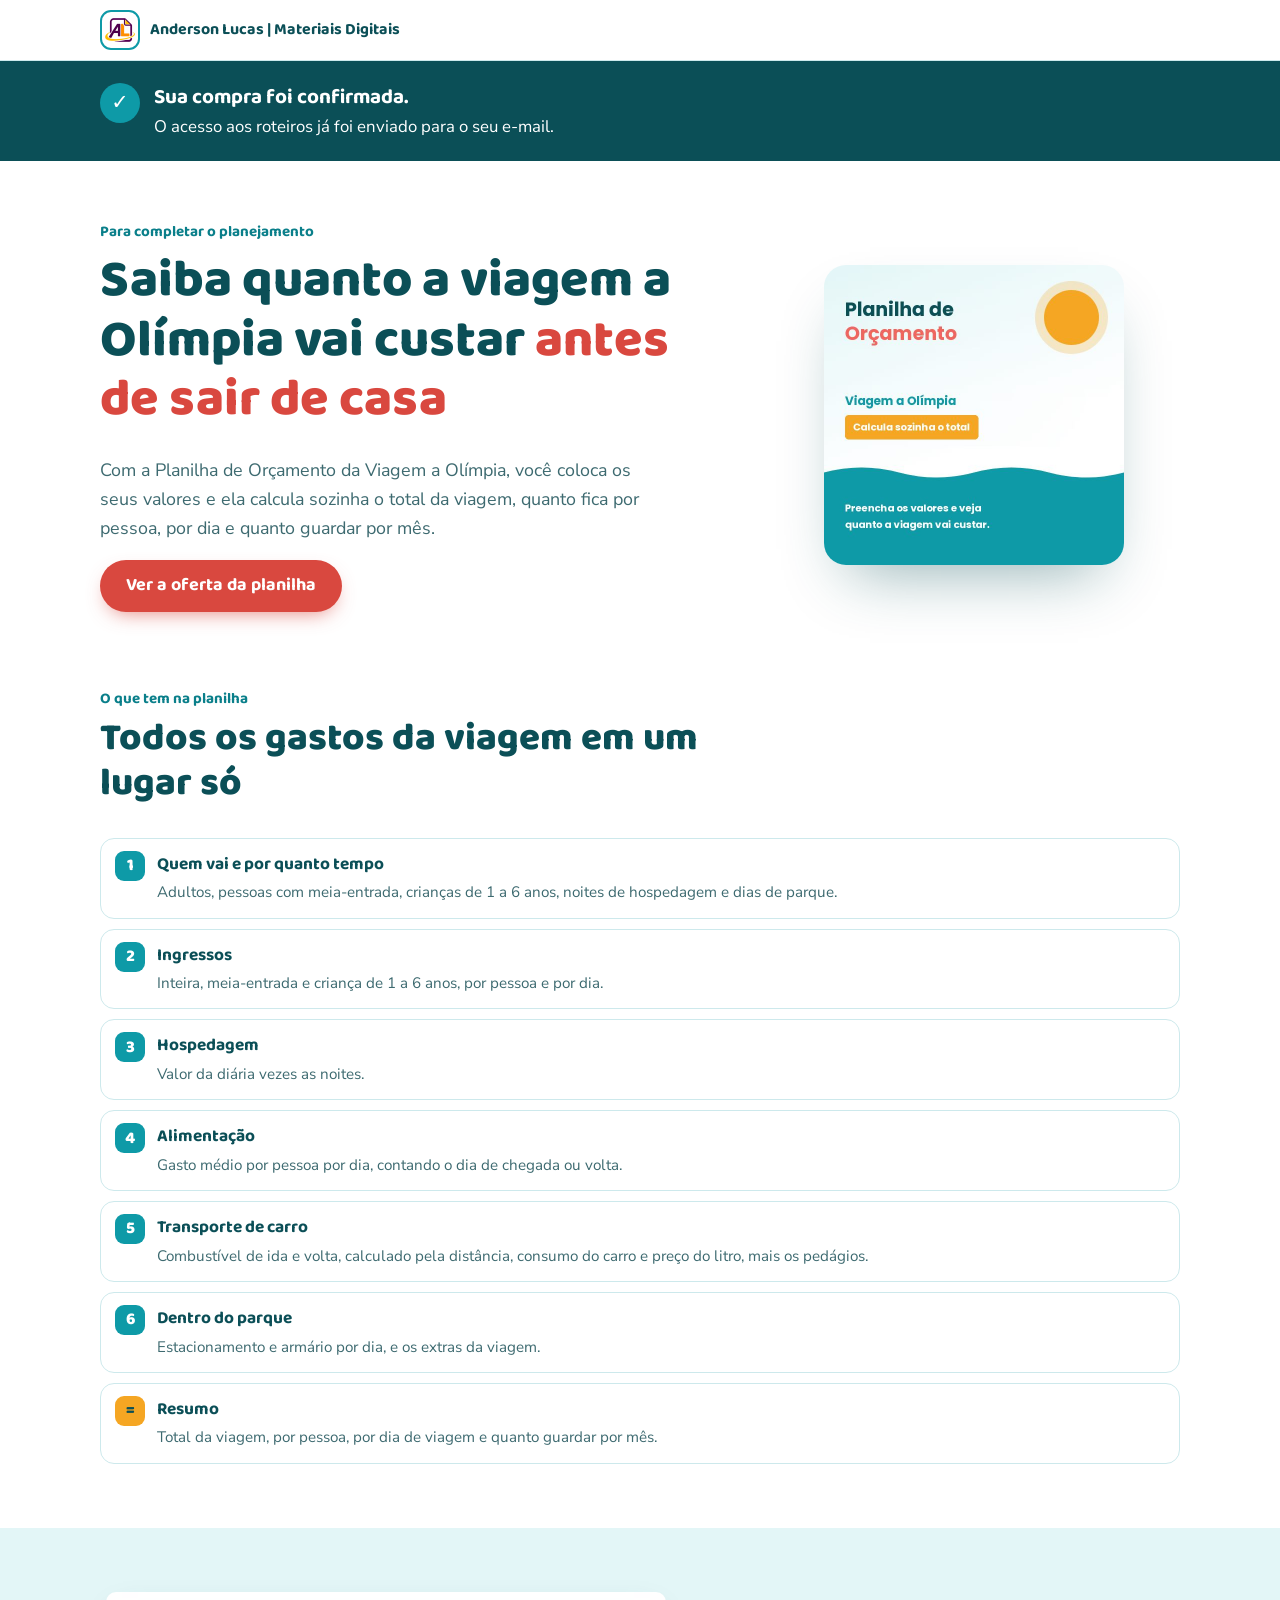
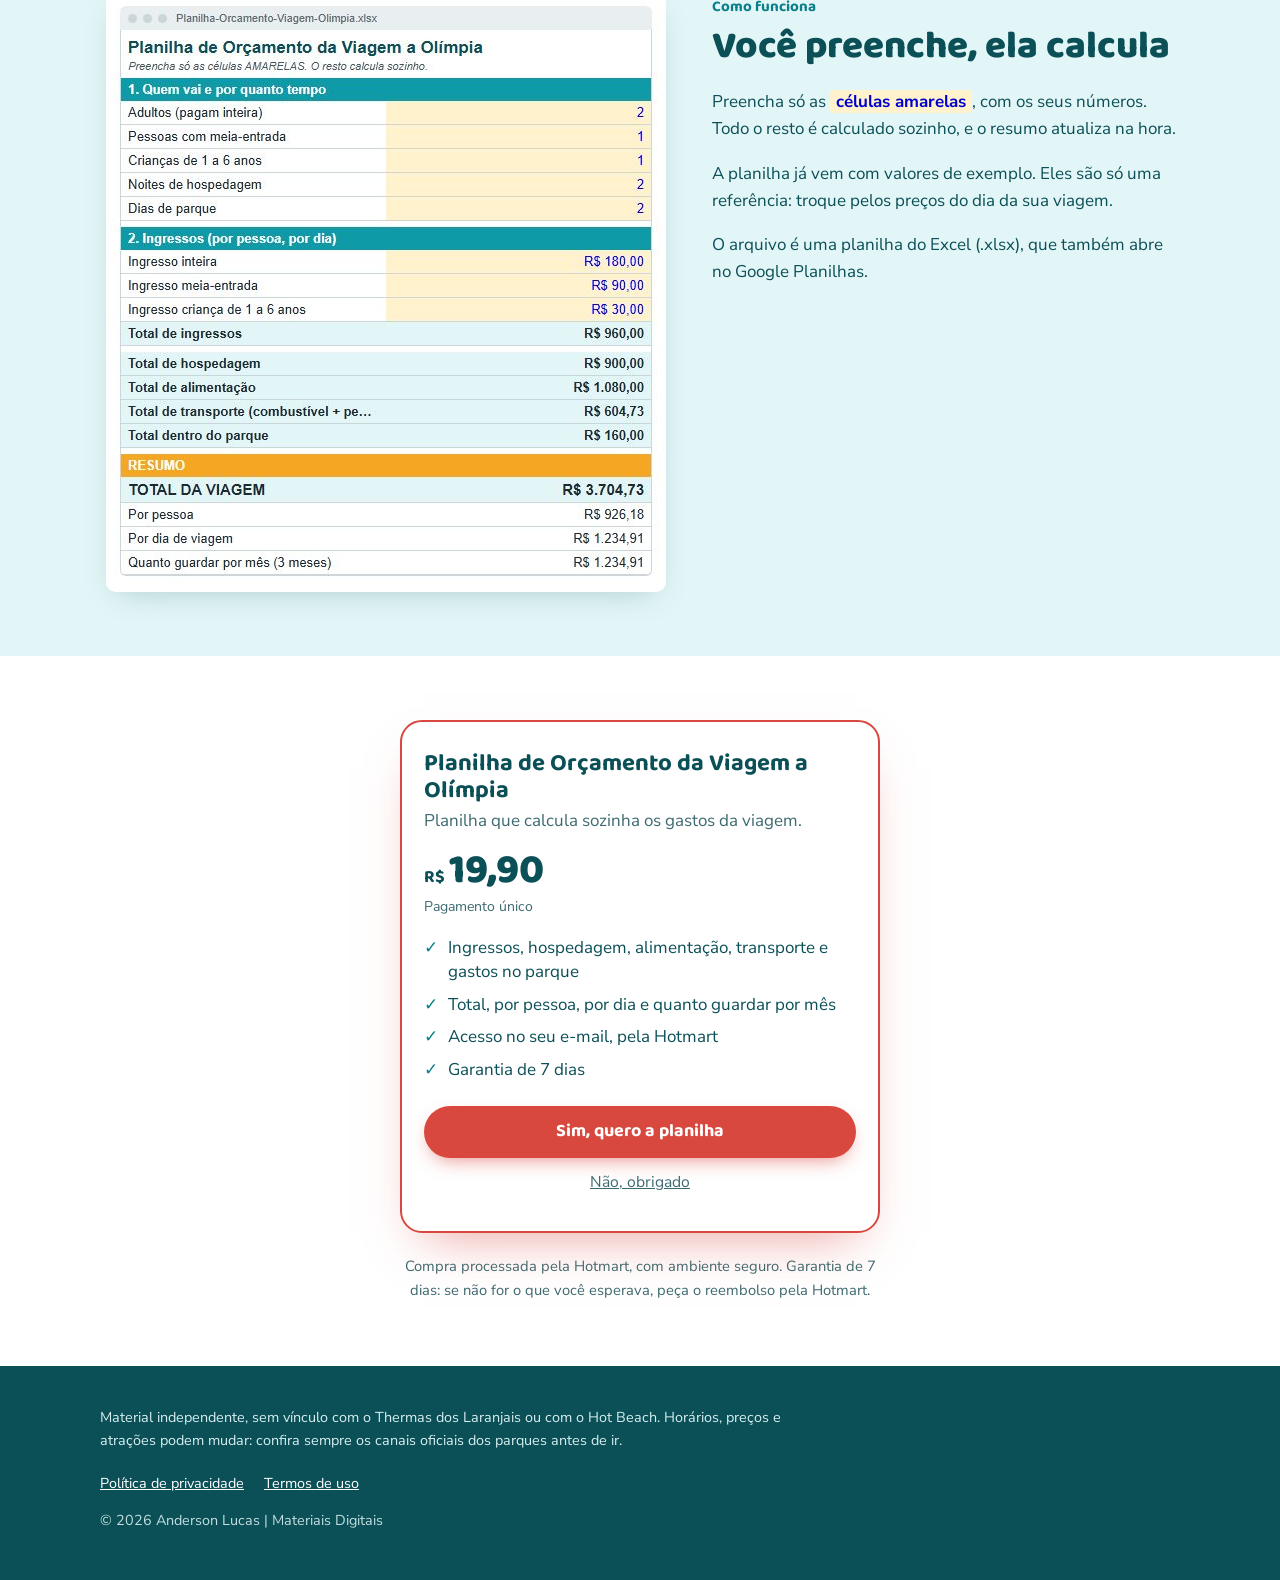
<file: olimpia/planilha/index.html>
<!doctype html>
<html lang="pt-BR">
<head>
  <meta charset="utf-8">
  <meta name="viewport" content="width=device-width, initial-scale=1">
  <script>/* endereço sem a barra final → manda para a versão com barra (imagens e CSS) */
    if (location.protocol !== "file:" && !/\/$|\.html$/.test(location.pathname)) location.replace(location.pathname + "/" + location.search + location.hash);</script>
  <meta name="robots" content="noindex">
  <title>Compra confirmada: Planilha de Orçamento da Viagem a Olímpia</title>
  <meta name="description" content="Planilha de orçamento da viagem a Olímpia: preencha as células amarelas e veja o total, o valor por pessoa, por dia e quanto guardar por mês.">
  <link rel="icon" href="../../assets/favicon.png" type="image/png">
  <link rel="apple-touch-icon" href="../../assets/favicon.png">
  <link rel="preconnect" href="https://fonts.googleapis.com">
  <link rel="preconnect" href="https://fonts.gstatic.com" crossorigin>
  <link href="https://fonts.googleapis.com/css2?family=Baloo+2:wght@600;700;800&family=Nunito+Sans:opsz,wght@6..12,400;6..12,700&display=swap" rel="stylesheet">
  <link rel="stylesheet" href="../../assets/site.css">
  <link rel="stylesheet" href="../olimpia.css">
  <style>
    .confirmado { background: var(--teal-dark); color: #fff; padding: 22px 0; }
    .confirmado .container { display: flex; gap: 14px; align-items: flex-start; }
    .confirmado .ok { flex: none; width: 40px; height: 40px; border-radius: 50%; background: var(--teal); display: grid; place-items: center; font-size: 1.3rem; font-weight: 800; }
    .confirmado p { margin: 0; font-size: 1.05rem; line-height: 1.45; }
    .confirmado strong { display: block; font-family: var(--fonte-titulo); font-size: 1.3rem; margin-bottom: 2px; }
    .upsell-hero { padding: 40px 0 8px; }
    .upsell-hero .container { display: grid; gap: 24px; align-items: center; }
    .upsell-hero .sub { font-size: 1.12rem; color: var(--texto-suave); max-width: 560px; }
    .upsell-hero .capa { justify-self: center; width: min(300px, 76vw); border-radius: 22px; box-shadow: 0 30px 60px -25px rgba(11, 79, 87, .45); }
    @media (min-width: 900px) { .upsell-hero .container { grid-template-columns: 1.2fr .8fr; gap: 48px; } .upsell-hero { padding-top: 56px; } }
    .partes { list-style: none; padding: 0; margin: 0; display: grid; gap: 10px; counter-reset: p; }
    .partes li { counter-increment: p; background: #fff; border: 1px solid var(--borda); border-radius: 14px; padding: 12px 14px 12px 56px; position: relative; }
    .partes li::before { content: counter(p); position: absolute; left: 14px; top: 12px; width: 30px; height: 30px; border-radius: 9px; background: var(--teal); color: #fff; display: grid; place-items: center; font-family: var(--fonte-titulo); font-weight: 800; }
    .partes li.resumo::before { content: "="; background: var(--sol); color: var(--teal-dark); }
    .partes b { display: block; font-family: var(--fonte-titulo); font-size: 1.08rem; color: var(--teal-dark); }
    .partes span { color: var(--texto-suave); font-size: .95rem; }
    .print { display: grid; gap: 24px; align-items: start; }
    .print img { width: min(560px, 100%); justify-self: center; border-radius: 10px; box-shadow: var(--sombra); }
    @media (min-width: 900px) { .print { grid-template-columns: 1.1fr .9fr; gap: 40px; } }
    .amarelo { background: #FFF2CC; color: #0000CC; padding: 0 6px; border-radius: 4px; font-weight: 700; }
    .decisao { max-width: 480px; margin: 0 auto; }
    .botoes { display: grid; gap: 12px; }
    .nao { display: block; text-align: center; padding: 12px; color: var(--texto-suave); font-size: .98rem; }
    .nao:hover { color: var(--teal-dark); }
  </style>

  <!-- ===== PIXEL DA META (ativo desde 17/11/2026) — ID 4610757655861648 ===== -->
  <script>
  !function(f,b,e,v,n,t,s){if(f.fbq)return;n=f.fbq=function(){n.callMethod?
  n.callMethod.apply(n,arguments):n.queue.push(arguments)};if(!f._fbq)f._fbq=n;
  n.push=n;n.loaded=!0;n.version='2.0';n.queue=[];t=b.createElement(e);t.async=!0;
  t.src=v;s=b.getElementsByTagName(e)[0];s.parentNode.insertBefore(t,s)}(window,
  document,'script','https://connect.facebook.net/en_US/fbevents.js');
  fbq('init', '4610757655861648');
  fbq('track', 'PageView');
  </script>
  <noscript><img height="1" width="1" style="display:none" src="https://www.facebook.com/tr?id=4610757655861648&ev=PageView&noscript=1" alt=""></noscript>
  <!-- ===== FIM DO PIXEL DA META ===== -->
</head>
<body>
  <header class="topo">
    <div class="container">
      <span class="marca"><span class="marca-logo"><img src="../../assets/logo-al.png" alt="" width="120" height="96"></span><span data-marca></span></span>
    </div>
  </header>

  <!-- CONFIRMAÇÃO DA COMPRA -->
  <div class="confirmado" role="status">
    <div class="container">
      <span class="ok" aria-hidden="true">✓</span>
      <p><strong>Sua compra foi confirmada.</strong>O acesso aos roteiros já foi enviado para o seu e-mail.</p>
    </div>
  </div>

  <main id="conteudo">

    <!-- OFERTA -->
    <section class="upsell-hero">
      <div class="container">
        <div>
          <span class="sobretitulo">Para completar o planejamento</span>
          <h1>Saiba quanto a viagem a Olímpia vai custar <span style="color:var(--coral-700)">antes de sair de casa</span></h1>
          <p class="sub">Com a Planilha de Orçamento da Viagem a Olímpia, você coloca os seus valores e ela calcula sozinha o total da viagem, quanto fica por pessoa, por dia e quanto guardar por mês.</p>
          <a class="btn btn-compra" href="#decisao">Ver a oferta da planilha</a>
        </div>
        <img class="capa" src="img/capa.jpg" alt="Capa da Planilha de Orçamento da Viagem a Olímpia" width="600" height="600" fetchpriority="high">
      </div>
    </section>

    <!-- O QUE A PLANILHA CALCULA -->
    <section class="secao">
      <div class="container">
        <div class="secao-titulo">
          <span class="sobretitulo">O que tem na planilha</span>
          <h2>Todos os gastos da viagem em um lugar só</h2>
        </div>
        <ol class="partes">
          <li><b>Quem vai e por quanto tempo</b><span>Adultos, pessoas com meia-entrada, crianças de 1 a 6 anos, noites de hospedagem e dias de parque.</span></li>
          <li><b>Ingressos</b><span>Inteira, meia-entrada e criança de 1 a 6 anos, por pessoa e por dia.</span></li>
          <li><b>Hospedagem</b><span>Valor da diária vezes as noites.</span></li>
          <li><b>Alimentação</b><span>Gasto médio por pessoa por dia, contando o dia de chegada ou volta.</span></li>
          <li><b>Transporte de carro</b><span>Combustível de ida e volta, calculado pela distância, consumo do carro e preço do litro, mais os pedágios.</span></li>
          <li><b>Dentro do parque</b><span>Estacionamento e armário por dia, e os extras da viagem.</span></li>
          <li class="resumo"><b>Resumo</b><span>Total da viagem, por pessoa, por dia de viagem e quanto guardar por mês.</span></li>
        </ol>
      </div>
    </section>

    <!-- PRINT -->
    <section class="secao secao-agua">
      <div class="container print">
        <img src="img/planilha.jpg" alt="Ilustração da planilha com os valores de exemplo e o resumo com o total da viagem" width="560" height="600" loading="lazy">
        <div>
          <span class="sobretitulo">Como funciona</span>
          <h2>Você preenche, ela calcula</h2>
          <p>Preencha só as <span class="amarelo">células amarelas</span>, com os seus números. Todo o resto é calculado sozinho, e o resumo atualiza na hora.</p>
          <p>A planilha já vem com valores de exemplo. Eles são só uma referência: troque pelos preços do dia da sua viagem.</p>
          <p>O arquivo é uma planilha do Excel (.xlsx), que também abre no Google Planilhas.</p>
        </div>
      </div>
    </section>

    <!-- DECISÃO -->
    <section class="secao" id="decisao">
      <div class="container">
        <div class="decisao">
          <article class="plano plano-destaque">
            <h3>Planilha de Orçamento da Viagem a Olímpia</h3>
            <p class="resumo">Planilha que calcula sozinha os gastos da viagem.</p>
            <p class="preco"><small>R$</small>19,90</p>
            <p class="pagamento">Pagamento único</p>
            <ul>
              <li>Ingressos, hospedagem, alimentação, transporte e gastos no parque</li>
              <li>Total, por pessoa, por dia e quanto guardar por mês</li>
              <li>Acesso no seu e-mail, pela Hotmart</li>
              <li>Garantia de 7 dias</li>
            </ul>

<!-- HOTMART - Sales Funnel Widget -->
<!--- sales funnel container --->
<div id="hotmart-sales-funnel"></div>

<!--- script load and setup --->
<script src="https://checkout.hotmart.com/lib/hotmart-checkout-elements.js"></script>
<script>
/* Só monta o widget quando a página abre COM parâmetros no endereço
   (a pessoa veio do checkout da Hotmart). Sem parâmetros, o widget não é montado
   e aparecem os nossos botões "Sim/Não" (ver #botoes-reserva abaixo). */
window.veioDoCheckout = location.search.length > 1;
if (window.veioDoCheckout) {
  checkoutElements.init('salesFunnel').mount('#hotmart-sales-funnel')
} else {
  /* remove o container: a biblioteca da Hotmart monta sozinha quando encontra
     #hotmart-sales-funnel, mesmo sem chamar init (teste de 17/11) */
  document.getElementById('hotmart-sales-funnel').remove();
}
</script>
<!-- HOTMART - Sales Funnel Widget -->

            <!-- Nossos botões "Sim/Não":
                 - página aberta SEM parâmetros → aparecem (o widget não é montado);
                 - página aberta COM parâmetros → ficam escondidos (vale o widget da Hotmart).
                 Reserva extra: se o widget continuar vazio 4 s depois de carregar
                 (ex.: o script da Hotmart falhou), eles aparecem também. -->
            <div id="botoes-reserva">
              <div class="botoes">
                <a class="btn btn-compra btn-largo" href="#decisao" data-checkout="planilha">Sim, quero a planilha</a>
              </div>
              <a class="nao" href="../index.html">Não, obrigado</a>
            </div>
            <script>document.getElementById("botoes-reserva").hidden = window.veioDoCheckout !== false;</script>
          </article>
          <p class="planos-nota">Compra processada pela Hotmart, com ambiente seguro. Garantia de 7 dias: se não for o que você esperava, peça o reembolso pela Hotmart.</p>
        </div>
      </div>
    </section>
  </main>

  <footer class="rodape">
    <div class="container">
      <p class="aviso">Material independente, sem vínculo com o Thermas dos Laranjais ou com o Hot Beach. Horários, preços e atrações podem mudar: confira sempre os canais oficiais dos parques antes de ir.</p>
      <nav aria-label="Links legais">
        <a href="../../privacidade.html">Política de privacidade</a>
        <a href="../../termos.html">Termos de uso</a>
      </nav>
      <p class="copy">© <span data-ano>2026</span> <span data-marca></span></p>
    </div>
  </footer>

  <script src="../../assets/site.js"></script>
  <script>
    /* ===== LINK DE CHECKOUT ===== */
    const CHECKOUT = {
      planilha: "https://pay.hotmart.com/T108543267K"
    };

    (function () {
      // Repassa os parâmetros de anúncio (utm_*, src, sck) para o checkout
      var params = new URLSearchParams(location.search);
      function linkCom(url) {
        try {
          var u = new URL(url);
          params.forEach(function (v, k) {
            if (/^utm_/.test(k) || k === "src" || k === "sck") u.searchParams.set(k, v);
          });
          return u.toString();
        } catch (e) { return url; }
      }
      document.querySelectorAll("[data-checkout]").forEach(function (a) {
        var url = CHECKOUT[a.dataset.checkout];
        if (url) a.href = linkCom(url);
        a.addEventListener("click", function () {
          if (window.fbq) fbq("track", "InitiateCheckout", { content_name: "Planilha Orcamento Olimpia" });
        });
      });

      // Widget da Hotmart vazio 4 s depois de carregar → mostra os nossos botões
      window.addEventListener("load", function () {
        setTimeout(function () {
          var w = document.getElementById("hotmart-sales-funnel");
          var vazio = !w || (w.children.length === 0 && w.textContent.trim() === "");
          if (vazio) document.getElementById("botoes-reserva").hidden = false;
        }, 4000);
      });
    })();
  </script>
</body>
</html>
</file>
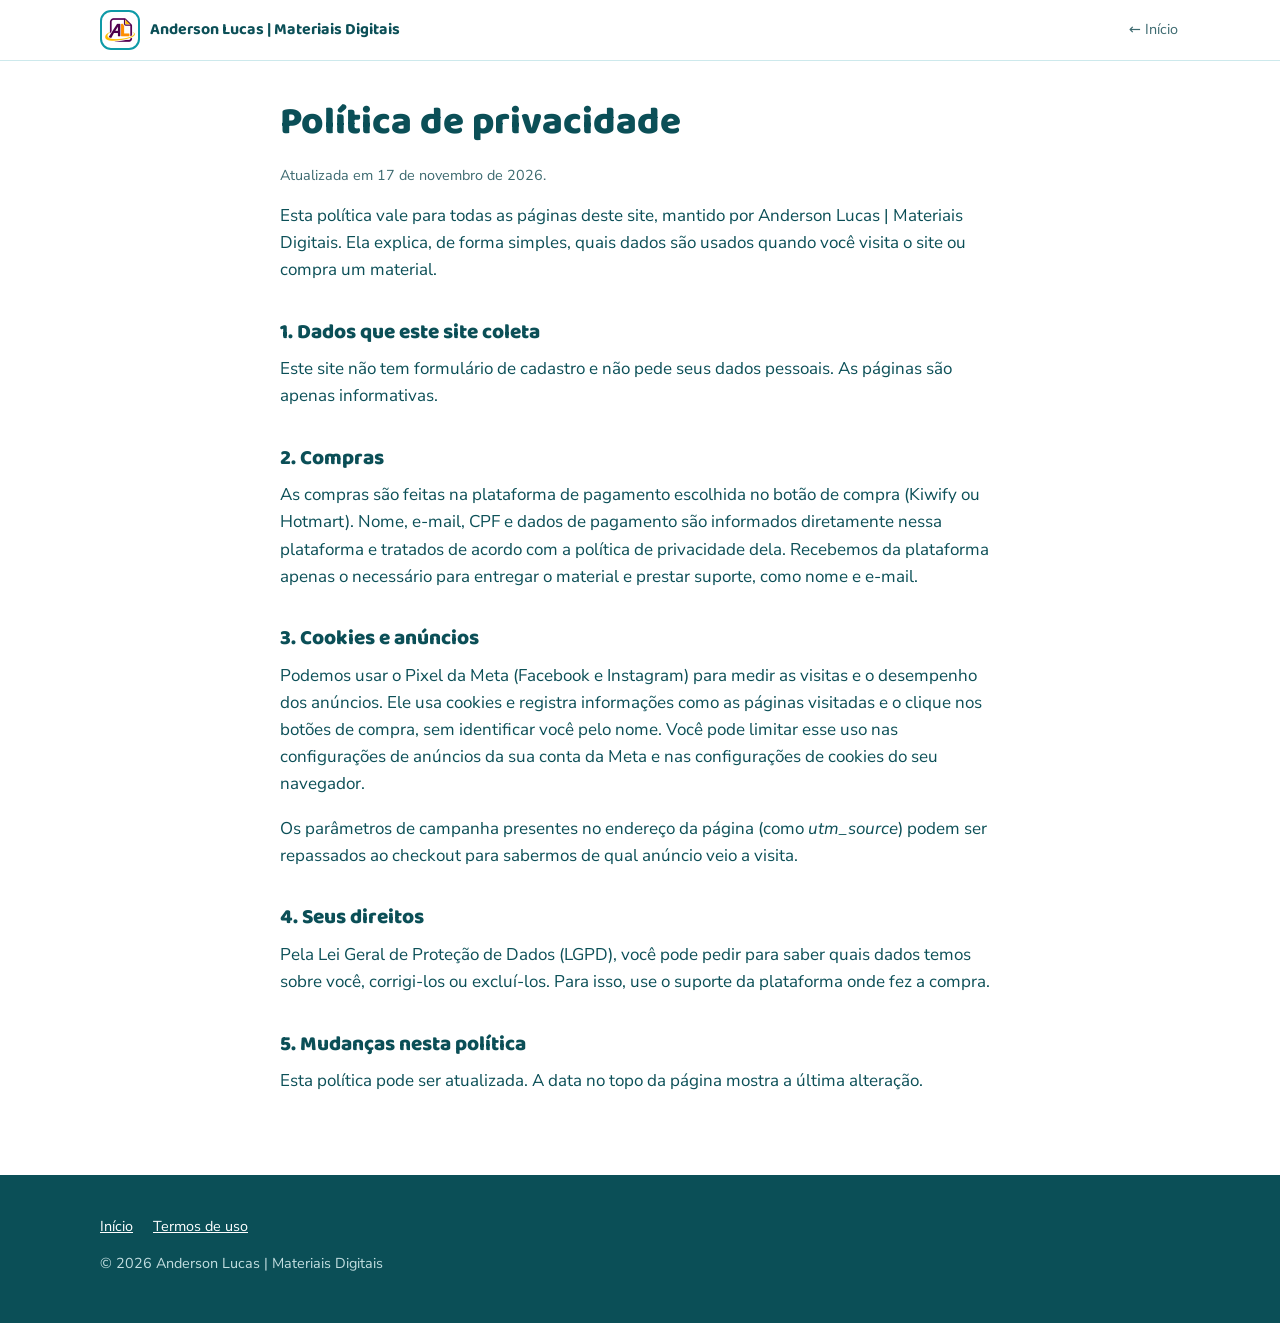
<file: privacidade.html>
<!doctype html>
<html lang="pt-BR">
<head>
  <meta charset="utf-8">
  <meta name="viewport" content="width=device-width, initial-scale=1">
  <title>Política de privacidade</title>
  <meta name="robots" content="noindex">
  <link rel="icon" href="assets/favicon.png" type="image/png">
  <link rel="apple-touch-icon" href="assets/favicon.png">
  <link rel="preconnect" href="https://fonts.googleapis.com">
  <link rel="preconnect" href="https://fonts.gstatic.com" crossorigin>
  <link href="https://fonts.googleapis.com/css2?family=Baloo+2:wght@700;800&family=Nunito+Sans:opsz,wght@6..12,400;6..12,700&display=swap" rel="stylesheet">
  <link rel="stylesheet" href="assets/site.css">
</head>
<body>
  <header class="topo">
    <div class="container">
      <a class="marca" href="index.html"><span class="marca-logo"><img src="assets/logo-al.png" alt="" width="120" height="96"></span><span data-marca></span></a>
      <a class="link-inicio" href="index.html"><span aria-hidden="true">←</span> Início</a>
    </div>
  </header>

  <main class="texto-legal">
    <div class="container">
      <h1>Política de privacidade</h1>
      <p class="atualizado">Atualizada em 17 de novembro de 2026.</p>

      <p>Esta política vale para todas as páginas deste site, mantido por <span data-marca></span>. Ela explica, de forma simples, quais dados são usados quando você visita o site ou compra um material.</p>

      <h2>1. Dados que este site coleta</h2>
      <p>Este site não tem formulário de cadastro e não pede seus dados pessoais. As páginas são apenas informativas.</p>

      <h2>2. Compras</h2>
      <p>As compras são feitas na plataforma de pagamento escolhida no botão de compra (Kiwify ou Hotmart). Nome, e-mail, CPF e dados de pagamento são informados diretamente nessa plataforma e tratados de acordo com a política de privacidade dela. Recebemos da plataforma apenas o necessário para entregar o material e prestar suporte, como nome e e-mail.</p>

      <h2>3. Cookies e anúncios</h2>
      <p>Podemos usar o Pixel da Meta (Facebook e Instagram) para medir as visitas e o desempenho dos anúncios. Ele usa cookies e registra informações como as páginas visitadas e o clique nos botões de compra, sem identificar você pelo nome. Você pode limitar esse uso nas configurações de anúncios da sua conta da Meta e nas configurações de cookies do seu navegador.</p>
      <p>Os parâmetros de campanha presentes no endereço da página (como <em>utm_source</em>) podem ser repassados ao checkout para sabermos de qual anúncio veio a visita.</p>

      <h2>4. Seus direitos</h2>
      <p>Pela Lei Geral de Proteção de Dados (LGPD), você pode pedir para saber quais dados temos sobre você, corrigi-los ou excluí-los. Para isso, use o suporte da plataforma onde fez a compra.</p>
      <p data-email></p>

      <h2>5. Mudanças nesta política</h2>
      <p>Esta política pode ser atualizada. A data no topo da página mostra a última alteração.</p>
    </div>
  </main>

  <footer class="rodape">
    <div class="container">
      <nav aria-label="Links legais">
        <a href="index.html">Início</a>
        <a href="termos.html">Termos de uso</a>
      </nav>
      <p class="copy">© <span data-ano>2026</span> <span data-marca></span></p>
    </div>
  </footer>
  <script src="assets/site.js"></script>
</body>
</html>
</file>
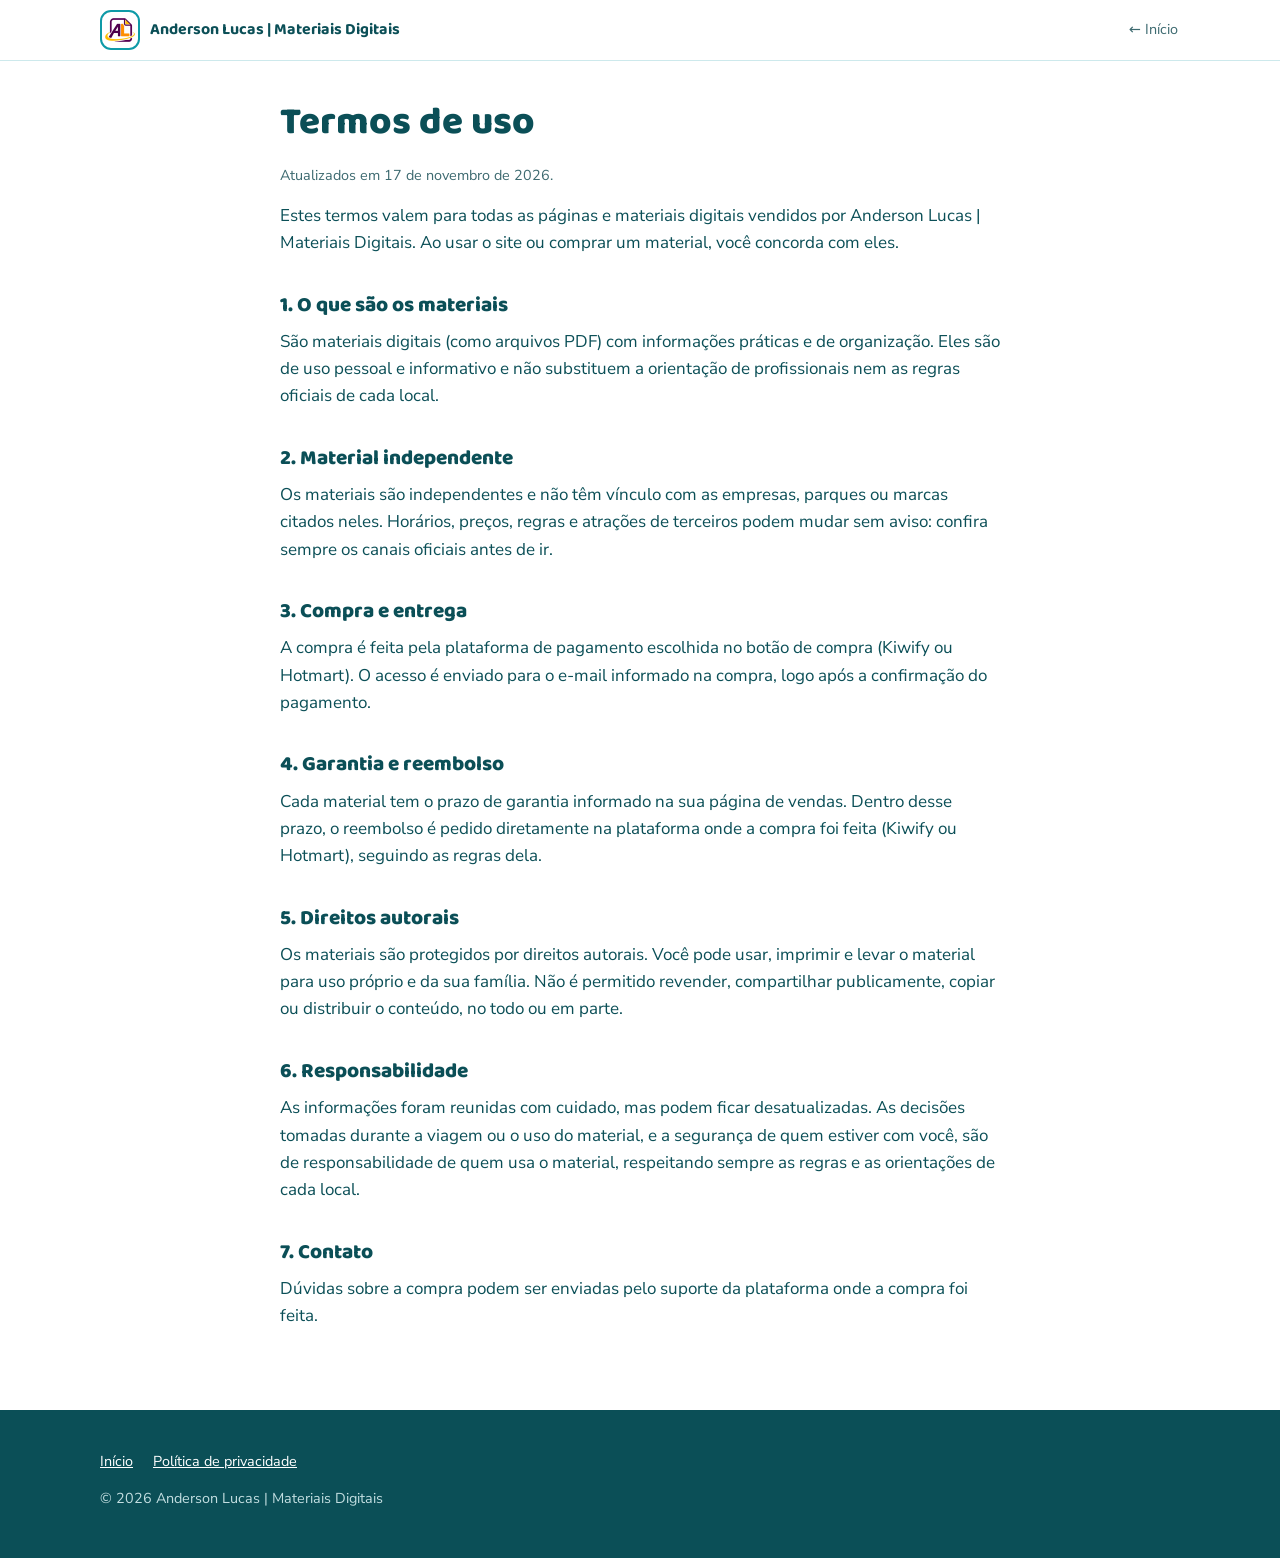
<file: termos.html>
<!doctype html>
<html lang="pt-BR">
<head>
  <meta charset="utf-8">
  <meta name="viewport" content="width=device-width, initial-scale=1">
  <title>Termos de uso</title>
  <meta name="robots" content="noindex">
  <link rel="icon" href="assets/favicon.png" type="image/png">
  <link rel="apple-touch-icon" href="assets/favicon.png">
  <link rel="preconnect" href="https://fonts.googleapis.com">
  <link rel="preconnect" href="https://fonts.gstatic.com" crossorigin>
  <link href="https://fonts.googleapis.com/css2?family=Baloo+2:wght@700;800&family=Nunito+Sans:opsz,wght@6..12,400;6..12,700&display=swap" rel="stylesheet">
  <link rel="stylesheet" href="assets/site.css">
</head>
<body>
  <header class="topo">
    <div class="container">
      <a class="marca" href="index.html"><span class="marca-logo"><img src="assets/logo-al.png" alt="" width="120" height="96"></span><span data-marca></span></a>
      <a class="link-inicio" href="index.html"><span aria-hidden="true">←</span> Início</a>
    </div>
  </header>

  <main class="texto-legal">
    <div class="container">
      <h1>Termos de uso</h1>
      <p class="atualizado">Atualizados em 17 de novembro de 2026.</p>

      <p>Estes termos valem para todas as páginas e materiais digitais vendidos por <span data-marca></span>. Ao usar o site ou comprar um material, você concorda com eles.</p>

      <h2>1. O que são os materiais</h2>
      <p>São materiais digitais (como arquivos PDF) com informações práticas e de organização. Eles são de uso pessoal e informativo e não substituem a orientação de profissionais nem as regras oficiais de cada local.</p>

      <h2>2. Material independente</h2>
      <p>Os materiais são independentes e não têm vínculo com as empresas, parques ou marcas citados neles. Horários, preços, regras e atrações de terceiros podem mudar sem aviso: confira sempre os canais oficiais antes de ir.</p>

      <h2>3. Compra e entrega</h2>
      <p>A compra é feita pela plataforma de pagamento escolhida no botão de compra (Kiwify ou Hotmart). O acesso é enviado para o e-mail informado na compra, logo após a confirmação do pagamento.</p>

      <h2>4. Garantia e reembolso</h2>
      <p>Cada material tem o prazo de garantia informado na sua página de vendas. Dentro desse prazo, o reembolso é pedido diretamente na plataforma onde a compra foi feita (Kiwify ou Hotmart), seguindo as regras dela.</p>

      <h2>5. Direitos autorais</h2>
      <p>Os materiais são protegidos por direitos autorais. Você pode usar, imprimir e levar o material para uso próprio e da sua família. Não é permitido revender, compartilhar publicamente, copiar ou distribuir o conteúdo, no todo ou em parte.</p>

      <h2>6. Responsabilidade</h2>
      <p>As informações foram reunidas com cuidado, mas podem ficar desatualizadas. As decisões tomadas durante a viagem ou o uso do material, e a segurança de quem estiver com você, são de responsabilidade de quem usa o material, respeitando sempre as regras e as orientações de cada local.</p>

      <h2>7. Contato</h2>
      <p>Dúvidas sobre a compra podem ser enviadas pelo suporte da plataforma onde a compra foi feita.</p>
      <p data-email></p>
    </div>
  </main>

  <footer class="rodape">
    <div class="container">
      <nav aria-label="Links legais">
        <a href="index.html">Início</a>
        <a href="privacidade.html">Política de privacidade</a>
      </nav>
      <p class="copy">© <span data-ano>2026</span> <span data-marca></span></p>
    </div>
  </footer>
  <script src="assets/site.js"></script>
</body>
</html>
</file>
<file: assets/site.css>
/* =========================================================
   CSS comum do site (vitrine, páginas de produto, privacidade, termos)
   ========================================================= */
:root {
  --teal: #0E9AA7;
  --teal-700: #0A7F8A;   /* teal com contraste AA para texto pequeno */
  --teal-dark: #0B4F57;
  --agua: #E3F6F7;
  --coral: #F2665E;
  --coral-700: #D9483F;  /* hover e texto coral */
  --sol: #F5A623;
  --branco: #ffffff;
  --texto: #0B4F57;
  --texto-suave: #3D6A70;
  --borda: #CDE9EC;
  --raio: 18px;
  --sombra: 0 10px 30px -12px rgba(11, 79, 87, .28);
  --largura: 1120px;
  --fonte-titulo: "Baloo 2", "Trebuchet MS", system-ui, sans-serif;
  --fonte-texto: "Nunito Sans", system-ui, -apple-system, "Segoe UI", sans-serif;
}

*, *::before, *::after { box-sizing: border-box; }
html { -webkit-text-size-adjust: 100%; scroll-behavior: smooth; }
body {
  margin: 0;
  background: var(--branco);
  color: var(--texto);
  font-family: var(--fonte-texto);
  font-size: 1.0625rem;
  line-height: 1.6;
  overflow-x: hidden;
}
img { max-width: 100%; height: auto; display: block; }
a { color: var(--teal-700); }
h1, h2, h3 { font-family: var(--fonte-titulo); line-height: 1.15; margin: 0 0 .5em; color: var(--teal-dark); }
h1 { font-size: clamp(2rem, 6vw, 3.25rem); font-weight: 800; }
h2 { font-size: clamp(1.6rem, 4.5vw, 2.4rem); font-weight: 800; }
h3 { font-size: 1.25rem; font-weight: 700; }
p { margin: 0 0 1em; }

:focus-visible { outline: 3px solid var(--sol); outline-offset: 3px; border-radius: 6px; }

.container { width: 100%; max-width: var(--largura); margin: 0 auto; padding: 0 20px; }
.sr-only { position: absolute; width: 1px; height: 1px; overflow: hidden; clip: rect(0 0 0 0); white-space: nowrap; }
.pular { position: absolute; left: -999px; top: 8px; background: var(--teal-dark); color: #fff; padding: 8px 14px; border-radius: 8px; z-index: 100; }
.pular:focus { left: 8px; }

/* ---------- Topo ---------- */
.topo { background: var(--branco); border-bottom: 1px solid var(--borda); }
.topo .container { display: flex; align-items: center; justify-content: space-between; gap: 12px; min-height: 60px; }
.marca { display: inline-flex; align-items: center; gap: 10px; text-decoration: none; color: var(--teal-dark); font-family: var(--fonte-titulo); font-weight: 700; font-size: 1rem; line-height: 1.1; }
/* Logo AL da marca, num quadrado branco com contorno no azul-piscina do site */
.marca-logo { flex: none; width: 40px; height: 40px; display: grid; place-items: center; background: #fff; border: 2px solid var(--teal); border-radius: 11px; }
.marca-logo img { width: 30px; height: auto; }
.link-inicio { font-size: .9rem; color: var(--texto-suave); text-decoration: none; display: inline-flex; align-items: center; gap: 4px; padding: 6px 2px; }
.link-inicio:hover { color: var(--teal-dark); text-decoration: underline; }

/* ---------- Botões ---------- */
.btn {
  display: inline-flex; align-items: center; justify-content: center; gap: 8px;
  min-height: 52px; padding: 14px 26px;
  border-radius: 999px; border: 0; cursor: pointer;
  font-family: var(--fonte-titulo); font-weight: 700; font-size: 1.125rem; line-height: 1.2;
  text-decoration: none; text-align: center;
  transition: transform .15s ease, background-color .15s ease, box-shadow .15s ease;
}
.btn-compra { background: var(--coral-700); color: #fff; box-shadow: 0 8px 20px -8px rgba(217, 72, 63, .7); }
.btn-compra:hover { background: #C23D35; transform: translateY(-1px); }
.btn-secundario { background: var(--teal-dark); color: #fff; }
.btn-secundario:hover { background: #083D43; transform: translateY(-1px); }
.btn-contorno { background: transparent; color: var(--teal-dark); box-shadow: inset 0 0 0 2px var(--teal); }
.btn-contorno:hover { background: var(--agua); }
.btn-largo { width: 100%; }

/* ---------- Rodapé ---------- */
.rodape { background: var(--teal-dark); color: #D7EEF0; padding: 40px 0 48px; font-size: .9rem; }
.rodape a { color: #fff; }
.rodape .aviso { max-width: 720px; margin-bottom: 20px; }
.rodape nav { display: flex; flex-wrap: wrap; gap: 8px 20px; margin-bottom: 14px; }
.rodape .copy { opacity: .9; margin: 0; }

/* ---------- Páginas de texto (privacidade, termos) ---------- */
.texto-legal { padding: 40px 0 64px; }
.texto-legal .container { max-width: 760px; }
.texto-legal h1 { font-size: clamp(1.8rem, 5vw, 2.4rem); }
.texto-legal h2 { font-size: 1.3rem; margin-top: 1.8em; }
.texto-legal .atualizado { color: var(--texto-suave); font-size: .9rem; }

@media (prefers-reduced-motion: reduce) {
  html { scroll-behavior: auto; }
  *, *::before, *::after { animation: none !important; transition: none !important; }
}
</file>
<file: marmitas/marmitas.css>
/* Estilos da página Marmitas da Semana (base copiada de olimpia.css + tema laranja/verde no fim) */

.secao { padding: 64px 0; }
.secao-agua { background: var(--agua); }
.secao-titulo { max-width: 680px; margin-bottom: 32px; }
.secao-titulo p { color: var(--texto-suave); font-size: 1.1rem; margin: 0; }
.sobretitulo { display: inline-block; font-family: var(--fonte-titulo); font-weight: 700; font-size: .95rem; color: var(--teal-700); margin-bottom: 6px; }

/* ---------- Hero ---------- */
.hero { background: linear-gradient(180deg, var(--agua) 0%, #fff 85%); padding: 36px 0 24px; position: relative; overflow: hidden; }
.hero .container { display: grid; gap: 28px; align-items: center; }
.hero .selo { display: inline-block; background: var(--teal); color: #fff; font-weight: 700; font-size: .85rem; padding: 5px 12px; border-radius: 999px; margin-bottom: 14px; }
.hero h1 span { color: var(--coral-700); }
.hero .sub { font-size: 1.15rem; color: var(--texto-suave); max-width: 540px; }
.hero .lista { list-style: none; padding: 0; margin: 0 0 24px; display: grid; gap: 8px; }
.hero .lista li { display: flex; gap: 10px; align-items: flex-start; }
.hero .lista li::before { content: ""; flex: none; width: 22px; height: 22px; margin-top: 2px; border-radius: 50%; background: var(--teal) url("data:image/svg+xml,%3Csvg xmlns='http://www.w3.org/2000/svg' viewBox='0 0 24 24' fill='none' stroke='white' stroke-width='3.2' stroke-linecap='round' stroke-linejoin='round'%3E%3Cpath d='M6 12.5l4 4 8-9'/%3E%3C/svg%3E") center / 14px no-repeat; }
.hero .nota { font-size: .9rem; color: var(--texto-suave); margin: 12px 0 0; }

.celular { justify-self: center; width: min(270px, 72vw); border-radius: 36px; padding: 10px; background: var(--teal-dark); box-shadow: 0 30px 60px -25px rgba(11, 79, 87, .55); position: relative; }
.celular img { border-radius: 27px; width: 100%; }
.celular::after { content: ""; position: absolute; top: 18px; left: 50%; width: 64px; height: 6px; margin-left: -32px; border-radius: 6px; background: rgba(255,255,255,.25); }

@media (min-width: 900px) {
  .hero { padding: 64px 0 40px; }
  .hero .container { grid-template-columns: 1.25fr .75fr; gap: 48px; }
  .celular { width: 300px; }
}

/* ---------- Pulseira: linha do tempo do dia ---------- */
.hero .container.pulseira-wrap { display: block; padding-top: 28px; }
.pulseira {
  position: relative; display: flex; justify-content: space-between; align-items: center;
  background: var(--sol); border-radius: 999px; padding: 12px 22px; margin: 0;
  list-style: none; color: var(--teal-dark); font-family: var(--fonte-titulo); font-weight: 700;
  box-shadow: inset 0 -4px 0 rgba(0,0,0,.08);
}
.pulseira::before, .pulseira::after { /* "furinhos" da pulseira */
  content: ""; position: absolute; top: 50%; width: 10px; height: 10px; margin-top: -5px; border-radius: 50%; background: #fff; box-shadow: 0 0 0 2px rgba(0,0,0,.06);
}
.pulseira::before { left: 8px; } .pulseira::after { right: 8px; }
.pulseira li { position: relative; font-size: .95rem; padding: 0 2px; }
.pulseira li.meio { display: none; }
.pulseira-legenda { text-align: center; color: var(--texto-suave); font-size: .9rem; margin: 10px 0 0; }
@media (min-width: 640px) { .pulseira li.meio { display: block; } .pulseira { padding: 14px 34px; } .pulseira li { font-size: 1.05rem; } }

/* ---------- Problema ---------- */
.dores { display: grid; gap: 14px; list-style: none; padding: 0; margin: 0; }
.dores li { background: #fff; border: 1px solid var(--borda); border-radius: var(--raio); padding: 18px 20px; display: flex; gap: 14px; align-items: flex-start; }
.dores .ico { flex: none; width: 44px; height: 44px; border-radius: 12px; background: var(--agua); display: grid; place-items: center; font-family: var(--fonte-titulo); font-weight: 800; color: var(--teal-dark); }
.dores strong { display: block; font-family: var(--fonte-titulo); font-size: 1.1rem; }
.dores p { margin: 2px 0 0; color: var(--texto-suave); font-size: 1rem; }
.virada { margin-top: 28px; font-size: 1.15rem; font-weight: 700; }
@media (min-width: 760px) { .dores { grid-template-columns: 1fr 1fr; } }

/* ---------- Como funciona ---------- */
.passos { list-style: none; padding: 0; margin: 0; display: grid; gap: 18px; counter-reset: passo; }
.passos li { position: relative; background: #fff; border-radius: var(--raio); padding: 22px 20px 20px 78px; box-shadow: var(--sombra); counter-increment: passo; }
.passos li::before { content: counter(passo); position: absolute; left: 20px; top: 20px; width: 42px; height: 42px; border-radius: 50%; background: var(--coral-700); color: #fff; display: grid; place-items: center; font-family: var(--fonte-titulo); font-weight: 800; font-size: 1.3rem; }
.passos h3 { margin-bottom: 4px; }
.passos p { margin: 0; color: var(--texto-suave); }
.passos .hora { display: inline-block; font-size: .8rem; font-weight: 700; color: var(--teal-dark); background: var(--agua); padding: 2px 9px; border-radius: 999px; margin-bottom: 6px; }
@media (min-width: 900px) { .passos { grid-template-columns: repeat(3, 1fr); } }
.inclui { margin-top: 28px; color: var(--texto-suave); }
.inclui strong { color: var(--teal-dark); }

/* ---------- Roteiros ---------- */
.parques { display: grid; gap: 28px; }
.parque h3 { display: flex; align-items: center; gap: 10px; font-size: 1.35rem; }
.parque h3::before { content: ""; width: 14px; height: 14px; border-radius: 50%; background: var(--cor, var(--teal)); }
.roteiros { list-style: none; padding: 0; margin: 0; display: grid; gap: 10px; }
.roteiros li { display: flex; align-items: center; gap: 14px; background: #fff; border: 1px solid var(--borda); border-left: 5px solid var(--cor, var(--teal)); border-radius: 14px; padding: 12px 14px; }
.roteiros .n { flex: none; width: 34px; height: 34px; border-radius: 10px; background: var(--agua); display: grid; place-items: center; font-family: var(--fonte-titulo); font-weight: 800; }
.roteiros .t { flex: 1; font-weight: 700; line-height: 1.3; }
.roteiros .d { flex: none; font-size: .85rem; font-weight: 700; color: var(--teal-dark); background: var(--agua); padding: 3px 10px; border-radius: 999px; white-space: nowrap; }
.roteiros .basico { display: block; font-size: .8rem; font-weight: 400; color: var(--texto-suave); }
.p-thermas { --cor: var(--teal); }
.p-hotbeach { --cor: var(--sol); }
.p-olimpia { --cor: var(--coral); }
@media (min-width: 900px) { .parques { grid-template-columns: repeat(3, 1fr); } }

/* ---------- Galeria ---------- */
.galeria { display: grid; grid-auto-flow: column; grid-auto-columns: 62%; gap: 14px; overflow-x: auto; scroll-snap-type: x mandatory; padding: 4px 20px 18px; margin: 0 -20px; list-style: none; }
.galeria li { scroll-snap-align: center; }
.galeria figure { margin: 0; }
.galeria img { border-radius: 14px; border: 1px solid var(--borda); box-shadow: var(--sombra); background: #fff; }
.galeria figcaption { font-size: .9rem; color: var(--texto-suave); margin-top: 8px; text-align: center; }
.galeria-dica { font-size: .9rem; color: var(--texto-suave); margin: 4px 0 0; }
@media (min-width: 640px) { .galeria { grid-auto-columns: 34%; } }
@media (min-width: 1000px) {
  .galeria { grid-auto-flow: row; grid-template-columns: repeat(5, 1fr); overflow: visible; margin: 0; padding: 4px 0 0; }
  .galeria-dica { display: none; }
}

/* ---------- Bônus ---------- */
.bonus { list-style: none; padding: 0; margin: 0; display: grid; gap: 16px; }
.bonus li { background: #fff; border-radius: var(--raio); padding: 22px 20px; border: 1px solid var(--borda); }
.bonus .pergunta { display: inline-block; background: #FFF3DC; color: #7A4A00; font-weight: 700; font-size: .9rem; padding: 4px 12px; border-radius: 999px; margin-bottom: 10px; }
.bonus h3 { margin-bottom: 4px; }
.bonus p { margin: 0; color: var(--texto-suave); }
.bonus .num { font-family: var(--fonte-titulo); color: var(--teal-700); font-weight: 700; font-size: .95rem; display: block; }
@media (min-width: 760px) { .bonus { grid-template-columns: 1fr 1fr; } }

/* ---------- Planos ---------- */
.planos { display: grid; gap: 22px; align-items: stretch; }
.plano { background: #fff; border: 2px solid var(--borda); border-radius: 22px; padding: 28px 22px 24px; display: flex; flex-direction: column; position: relative; }
.plano h3 { font-size: 1.5rem; margin-bottom: 2px; }
.plano .resumo { color: var(--texto-suave); margin-bottom: 16px; }
.plano .preco { font-family: var(--fonte-titulo); font-weight: 800; font-size: 2.6rem; color: var(--teal-dark); line-height: 1; margin-bottom: 4px; }
.plano .preco small { font-size: 1.1rem; font-weight: 700; margin-right: 4px; }
.plano .pagamento { font-size: .88rem; color: var(--texto-suave); margin-bottom: 18px; }
.plano ul { list-style: none; padding: 0; margin: 0 0 24px; display: grid; gap: 9px; }
.plano li { display: flex; gap: 10px; align-items: flex-start; line-height: 1.4; }
.plano li::before { content: "✓"; flex: none; font-weight: 800; color: var(--teal-700); }
.plano li.fora { color: #7C9599; }
.plano li.fora::before { content: "–"; color: #9BB0B3; }
.plano .btn { margin-top: auto; }
.plano-destaque { border-color: var(--coral-700); box-shadow: 0 24px 50px -24px rgba(217, 72, 63, .55); }
.plano-destaque .etiqueta { position: absolute; top: -15px; left: 22px; background: var(--sol); color: var(--teal-dark); font-family: var(--fonte-titulo); font-weight: 800; padding: 4px 14px; border-radius: 999px; font-size: .95rem; }
/* Escolha da plataforma de pagamento (Kiwify / Hotmart) — mesmo tamanho e destaque */
.plano .pagar-texto { margin: auto 0 10px; font-size: .92rem; font-weight: 700; color: var(--teal-dark); }
.pagar { display: grid; grid-template-columns: 1fr 1fr; gap: 10px; }
.btn-plataforma {
  display: flex; align-items: center; justify-content: center;
  min-height: 52px; padding: 10px 8px; border-radius: 14px;
  font-family: var(--fonte-titulo); font-weight: 800; font-size: 1.15rem; line-height: 1;
  color: #fff; text-decoration: none; border: 2px solid transparent;
  transition: transform .15s ease, filter .15s ease;
}
.btn-plataforma:hover { transform: translateY(-1px); filter: brightness(.93); }
/* tons escurecidos das cores das marcas para o texto branco ter contraste AA */
.btn-plataforma.kiwify  { background: #0B7A45; }
.btn-plataforma.hotmart { background: #C63C14; }
/* quando houver logo oficial em assets/: fundo branco, borda na cor da plataforma */
.btn-plataforma.com-logo { background: #fff; }
.btn-plataforma.com-logo.kiwify  { border-color: #0B7A45; }
.btn-plataforma.com-logo.hotmart { border-color: #C63C14; }
.btn-plataforma img { max-width: 82%; width: auto; }
/* alturas diferentes para os dois logos terem o mesmo peso visual (a chama da Hotmart é alta) */
.btn-plataforma.kiwify img  { height: 24px; }
.btn-plataforma.hotmart img { height: 34px; }
.planos-nota { text-align: center; color: var(--texto-suave); font-size: .92rem; margin: 22px 0 0; }
@media (min-width: 820px) {
  .planos { grid-template-columns: 1fr 1fr; max-width: 900px; margin: 0 auto; }
  .plano-basico { order: 1; }
  .plano-destaque { order: 2; }
}

/* ---------- Garantia ---------- */
.garantia { display: grid; gap: 20px; align-items: center; background: #fff; border-radius: 24px; padding: 28px 22px; border: 2px dashed var(--teal); max-width: 860px; margin: 0 auto; }
.garantia .selo7 { width: 116px; height: 116px; border-radius: 50%; background: var(--teal); color: #fff; display: grid; place-items: center; text-align: center; font-family: var(--fonte-titulo); font-weight: 800; line-height: 1; justify-self: center; box-shadow: 0 0 0 8px var(--agua); }
.garantia .selo7 b { display: block; font-size: 2.6rem; }
.garantia .selo7 span { font-size: .9rem; }
.garantia h2 { font-size: 1.6rem; }
.garantia p { margin: 0; color: var(--texto-suave); }
@media (min-width: 700px) { .garantia { grid-template-columns: auto 1fr; padding: 32px 36px; gap: 32px; } }

/* ---------- FAQ ---------- */
.faq { max-width: 800px; margin: 0 auto; display: grid; gap: 12px; }
.faq details { background: #fff; border: 1px solid var(--borda); border-radius: 16px; }
.faq summary { cursor: pointer; list-style: none; padding: 18px 52px 18px 20px; font-family: var(--fonte-titulo); font-weight: 700; font-size: 1.12rem; position: relative; }
.faq summary::-webkit-details-marker { display: none; }
.faq summary::after { content: "+"; position: absolute; right: 20px; top: 50%; transform: translateY(-50%); font-size: 1.6rem; color: var(--teal-700); }
.faq details[open] summary::after { content: "–"; }
.faq .resp { padding: 0 20px 18px; color: var(--texto-suave); }
.faq .resp p:last-child { margin: 0; }

/* ---------- Chamada final ---------- */
.final { text-align: center; }
.final p { color: var(--texto-suave); max-width: 560px; margin: 0 auto 22px; }

/* ---------- Barra fixa no celular ---------- */
.barra-fixa { position: fixed; left: 0; right: 0; bottom: 0; z-index: 50; background: rgba(255,255,255,.97); border-top: 1px solid var(--borda); padding: 10px 16px calc(10px + env(safe-area-inset-bottom)); display: flex; align-items: center; gap: 12px; transform: translateY(110%); transition: transform .25s ease; }
.barra-fixa.visivel { transform: none; }
.barra-fixa .info { flex: 1; font-size: .85rem; line-height: 1.25; color: var(--texto-suave); }
.barra-fixa .info b { display: block; color: var(--teal-dark); font-size: 1rem; }
.barra-fixa .btn { min-height: 46px; padding: 10px 18px; font-size: 1rem; }
@media (min-width: 900px) { .barra-fixa { display: none; } }

/* ===== Tema Marmitas (laranja/verde da capa) =====
   Vale só dentro do conteúdo da página (main e barra fixa).
   Topo e rodapé continuam com a identidade azul-piscina do site. */
.tema-marmitas {
  --teal: #D96C2B;        /* laranja da capa: destaques, ícones, contornos */
  --teal-700: #A84E17;    /* laranja escuro: textos pequenos (contraste AA) */
  --teal-dark: #5A2C0E;   /* marrom: títulos e textos fortes */
  --agua: #FDF1E6;        /* fundo claro das seções */
  --borda: #F2D9C3;
  --texto: #3B2414;
  --texto-suave: #6B4A33;
  --coral-700: #2F7D45;   /* botões de ação em verde (texto branco, contraste AA) */
  --sol: #F5A623;
  color: var(--texto);
}
.tema-marmitas .btn-compra { box-shadow: 0 8px 20px -8px rgba(47, 125, 69, .6); }
.tema-marmitas .btn-compra:hover { background: #256538; }
.tema-marmitas h1 span { color: #2F7D45; }
.tema-marmitas .hero { background: linear-gradient(180deg, #FDF1E6 0%, #fff 85%); }
.tema-marmitas .celular { background: #5A2C0E; }
.barra-fixa.tema-marmitas .info b { color: #5A2C0E; }

/* Categorias de receita (cores próprias por grupo) */
.p-frango   { --cor: #D96C2B; }
.p-bovina   { --cor: #A84E17; }
.p-suina    { --cor: #E0912F; }
.p-peixe    { --cor: #3B8EA5; }
.p-veg      { --cor: #2F7D45; }
.p-massas   { --cor: #C9A227; }
.roteiros .basico-tag { flex: none; font-size: .72rem; font-weight: 700; color: #2F7D45; background: #E4F3E8; padding: 2px 8px; border-radius: 999px; white-space: nowrap; }
@media (min-width: 900px) { .tema-marmitas .parques { grid-template-columns: repeat(3, 1fr); } }

/* Passo a passo do domingo (no lugar da pulseira do Olímpia) */
.domingo { list-style: none; margin: 0; padding: 0; display: grid; grid-template-columns: repeat(3, 1fr); gap: 8px; }
.domingo li { background: #fff; border: 2px solid var(--borda); border-radius: 12px; padding: 10px 8px; text-align: center; font-family: var(--fonte-titulo); font-weight: 700; color: var(--teal-dark); font-size: .92rem; line-height: 1.2; }
.domingo li b { display: block; font-size: 1.3rem; color: var(--teal); }
.tema-marmitas .plano-destaque { box-shadow: 0 24px 50px -24px rgba(47, 125, 69, .45); }
</file>
<file: olimpia/olimpia.css>
/* Estilos só da página do Olímpia (o comum fica em ../assets/site.css) */

.secao { padding: 64px 0; }
.secao-agua { background: var(--agua); }
.secao-titulo { max-width: 680px; margin-bottom: 32px; }
.secao-titulo p { color: var(--texto-suave); font-size: 1.1rem; margin: 0; }
.sobretitulo { display: inline-block; font-family: var(--fonte-titulo); font-weight: 700; font-size: .95rem; color: var(--teal-700); margin-bottom: 6px; }

/* ---------- Hero ---------- */
.hero { background: linear-gradient(180deg, var(--agua) 0%, #fff 85%); padding: 36px 0 24px; position: relative; overflow: hidden; }
.hero .container { display: grid; gap: 28px; align-items: center; }
.hero .selo { display: inline-block; background: var(--teal); color: #fff; font-weight: 700; font-size: .85rem; padding: 5px 12px; border-radius: 999px; margin-bottom: 14px; }
.hero h1 span { color: var(--coral-700); }
.hero .sub { font-size: 1.15rem; color: var(--texto-suave); max-width: 540px; }
.hero .lista { list-style: none; padding: 0; margin: 0 0 24px; display: grid; gap: 8px; }
.hero .lista li { display: flex; gap: 10px; align-items: flex-start; }
.hero .lista li::before { content: ""; flex: none; width: 22px; height: 22px; margin-top: 2px; border-radius: 50%; background: var(--teal) url("data:image/svg+xml,%3Csvg xmlns='http://www.w3.org/2000/svg' viewBox='0 0 24 24' fill='none' stroke='white' stroke-width='3.2' stroke-linecap='round' stroke-linejoin='round'%3E%3Cpath d='M6 12.5l4 4 8-9'/%3E%3C/svg%3E") center / 14px no-repeat; }
.hero .nota { font-size: .9rem; color: var(--texto-suave); margin: 12px 0 0; }

.celular { justify-self: center; width: min(270px, 72vw); border-radius: 36px; padding: 10px; background: var(--teal-dark); box-shadow: 0 30px 60px -25px rgba(11, 79, 87, .55); position: relative; }
.celular img { border-radius: 27px; width: 100%; }
.celular::after { content: ""; position: absolute; top: 18px; left: 50%; width: 64px; height: 6px; margin-left: -32px; border-radius: 6px; background: rgba(255,255,255,.25); }

@media (min-width: 900px) {
  .hero { padding: 64px 0 40px; }
  .hero .container { grid-template-columns: 1.25fr .75fr; gap: 48px; }
  .celular { width: 300px; }
}

/* ---------- Pulseira: linha do tempo do dia ---------- */
.hero .container.pulseira-wrap { display: block; padding-top: 28px; }
.pulseira {
  position: relative; display: flex; justify-content: space-between; align-items: center;
  background: var(--sol); border-radius: 999px; padding: 12px 22px; margin: 0;
  list-style: none; color: var(--teal-dark); font-family: var(--fonte-titulo); font-weight: 700;
  box-shadow: inset 0 -4px 0 rgba(0,0,0,.08);
}
.pulseira::before, .pulseira::after { /* "furinhos" da pulseira */
  content: ""; position: absolute; top: 50%; width: 10px; height: 10px; margin-top: -5px; border-radius: 50%; background: #fff; box-shadow: 0 0 0 2px rgba(0,0,0,.06);
}
.pulseira::before { left: 8px; } .pulseira::after { right: 8px; }
.pulseira li { position: relative; font-size: .95rem; padding: 0 2px; }
.pulseira li.meio { display: none; }
.pulseira-legenda { text-align: center; color: var(--texto-suave); font-size: .9rem; margin: 10px 0 0; }
@media (min-width: 640px) { .pulseira li.meio { display: block; } .pulseira { padding: 14px 34px; } .pulseira li { font-size: 1.05rem; } }

/* ---------- Problema ---------- */
.dores { display: grid; gap: 14px; list-style: none; padding: 0; margin: 0; }
.dores li { background: #fff; border: 1px solid var(--borda); border-radius: var(--raio); padding: 18px 20px; display: flex; gap: 14px; align-items: flex-start; }
.dores .ico { flex: none; width: 44px; height: 44px; border-radius: 12px; background: var(--agua); display: grid; place-items: center; font-family: var(--fonte-titulo); font-weight: 800; color: var(--teal-dark); }
.dores strong { display: block; font-family: var(--fonte-titulo); font-size: 1.1rem; }
.dores p { margin: 2px 0 0; color: var(--texto-suave); font-size: 1rem; }
.virada { margin-top: 28px; font-size: 1.15rem; font-weight: 700; }
@media (min-width: 760px) { .dores { grid-template-columns: 1fr 1fr; } }

/* ---------- Como funciona ---------- */
.passos { list-style: none; padding: 0; margin: 0; display: grid; gap: 18px; counter-reset: passo; }
.passos li { position: relative; background: #fff; border-radius: var(--raio); padding: 22px 20px 20px 78px; box-shadow: var(--sombra); counter-increment: passo; }
.passos li::before { content: counter(passo); position: absolute; left: 20px; top: 20px; width: 42px; height: 42px; border-radius: 50%; background: var(--coral-700); color: #fff; display: grid; place-items: center; font-family: var(--fonte-titulo); font-weight: 800; font-size: 1.3rem; }
.passos h3 { margin-bottom: 4px; }
.passos p { margin: 0; color: var(--texto-suave); }
.passos .hora { display: inline-block; font-size: .8rem; font-weight: 700; color: var(--teal-dark); background: var(--agua); padding: 2px 9px; border-radius: 999px; margin-bottom: 6px; }
@media (min-width: 900px) { .passos { grid-template-columns: repeat(3, 1fr); } }
.inclui { margin-top: 28px; color: var(--texto-suave); }
.inclui strong { color: var(--teal-dark); }

/* ---------- Roteiros ---------- */
.parques { display: grid; gap: 28px; }
.parque h3 { display: flex; align-items: center; gap: 10px; font-size: 1.35rem; }
.parque h3::before { content: ""; width: 14px; height: 14px; border-radius: 50%; background: var(--cor, var(--teal)); }
.roteiros { list-style: none; padding: 0; margin: 0; display: grid; gap: 10px; }
.roteiros li { display: flex; align-items: center; gap: 14px; background: #fff; border: 1px solid var(--borda); border-left: 5px solid var(--cor, var(--teal)); border-radius: 14px; padding: 12px 14px; }
.roteiros .n { flex: none; width: 34px; height: 34px; border-radius: 10px; background: var(--agua); display: grid; place-items: center; font-family: var(--fonte-titulo); font-weight: 800; }
.roteiros .t { flex: 1; font-weight: 700; line-height: 1.3; }
.roteiros .d { flex: none; font-size: .85rem; font-weight: 700; color: var(--teal-dark); background: var(--agua); padding: 3px 10px; border-radius: 999px; white-space: nowrap; }
.roteiros .basico { display: block; font-size: .8rem; font-weight: 400; color: var(--texto-suave); }
.p-thermas { --cor: var(--teal); }
.p-hotbeach { --cor: var(--sol); }
.p-olimpia { --cor: var(--coral); }
@media (min-width: 900px) { .parques { grid-template-columns: repeat(3, 1fr); } }

/* ---------- Galeria ---------- */
.galeria { display: grid; grid-auto-flow: column; grid-auto-columns: 62%; gap: 14px; overflow-x: auto; scroll-snap-type: x mandatory; padding: 4px 20px 18px; margin: 0 -20px; list-style: none; }
.galeria li { scroll-snap-align: center; }
.galeria figure { margin: 0; }
.galeria img { border-radius: 14px; border: 1px solid var(--borda); box-shadow: var(--sombra); background: #fff; }
.galeria figcaption { font-size: .9rem; color: var(--texto-suave); margin-top: 8px; text-align: center; }
.galeria-dica { font-size: .9rem; color: var(--texto-suave); margin: 4px 0 0; }
@media (min-width: 640px) { .galeria { grid-auto-columns: 34%; } }
@media (min-width: 1000px) {
  .galeria { grid-auto-flow: row; grid-template-columns: repeat(5, 1fr); overflow: visible; margin: 0; padding: 4px 0 0; }
  .galeria-dica { display: none; }
}

/* ---------- Bônus ---------- */
.bonus { list-style: none; padding: 0; margin: 0; display: grid; gap: 16px; }
.bonus li { background: #fff; border-radius: var(--raio); padding: 22px 20px; border: 1px solid var(--borda); }
.bonus .pergunta { display: inline-block; background: #FFF3DC; color: #7A4A00; font-weight: 700; font-size: .9rem; padding: 4px 12px; border-radius: 999px; margin-bottom: 10px; }
.bonus h3 { margin-bottom: 4px; }
.bonus p { margin: 0; color: var(--texto-suave); }
.bonus .num { font-family: var(--fonte-titulo); color: var(--teal-700); font-weight: 700; font-size: .95rem; display: block; }
@media (min-width: 760px) { .bonus { grid-template-columns: 1fr 1fr; } }

/* ---------- Planos ---------- */
.planos { display: grid; gap: 22px; align-items: stretch; }
.plano { background: #fff; border: 2px solid var(--borda); border-radius: 22px; padding: 28px 22px 24px; display: flex; flex-direction: column; position: relative; }
.plano h3 { font-size: 1.5rem; margin-bottom: 2px; }
.plano .resumo { color: var(--texto-suave); margin-bottom: 16px; }
.plano .preco { font-family: var(--fonte-titulo); font-weight: 800; font-size: 2.6rem; color: var(--teal-dark); line-height: 1; margin-bottom: 4px; }
.plano .preco small { font-size: 1.1rem; font-weight: 700; margin-right: 4px; }
.plano .pagamento { font-size: .88rem; color: var(--texto-suave); margin-bottom: 18px; }
.plano ul { list-style: none; padding: 0; margin: 0 0 24px; display: grid; gap: 9px; }
.plano li { display: flex; gap: 10px; align-items: flex-start; line-height: 1.4; }
.plano li::before { content: "✓"; flex: none; font-weight: 800; color: var(--teal-700); }
.plano li.fora { color: #7C9599; }
.plano li.fora::before { content: "–"; color: #9BB0B3; }
.plano .btn { margin-top: auto; }
.plano-destaque { border-color: var(--coral-700); box-shadow: 0 24px 50px -24px rgba(217, 72, 63, .55); }
.plano-destaque .etiqueta { position: absolute; top: -15px; left: 22px; background: var(--sol); color: var(--teal-dark); font-family: var(--fonte-titulo); font-weight: 800; padding: 4px 14px; border-radius: 999px; font-size: .95rem; }
/* Escolha da plataforma de pagamento (Kiwify / Hotmart) — mesmo tamanho e destaque */
.plano .pagar-texto { margin: auto 0 10px; font-size: .92rem; font-weight: 700; color: var(--teal-dark); }
.pagar { display: grid; grid-template-columns: 1fr 1fr; gap: 10px; }
.btn-plataforma {
  display: flex; align-items: center; justify-content: center;
  min-height: 52px; padding: 10px 8px; border-radius: 14px;
  font-family: var(--fonte-titulo); font-weight: 800; font-size: 1.15rem; line-height: 1;
  color: #fff; text-decoration: none; border: 2px solid transparent;
  transition: transform .15s ease, filter .15s ease;
}
.btn-plataforma:hover { transform: translateY(-1px); filter: brightness(.93); }
/* tons escurecidos das cores das marcas para o texto branco ter contraste AA */
.btn-plataforma.kiwify  { background: #0B7A45; }
.btn-plataforma.hotmart { background: #C63C14; }
/* quando houver logo oficial em assets/: fundo branco, borda na cor da plataforma */
.btn-plataforma.com-logo { background: #fff; }
.btn-plataforma.com-logo.kiwify  { border-color: #0B7A45; }
.btn-plataforma.com-logo.hotmart { border-color: #C63C14; }
.btn-plataforma img { max-width: 82%; width: auto; }
/* alturas diferentes para os dois logos terem o mesmo peso visual (a chama da Hotmart é alta) */
.btn-plataforma.kiwify img  { height: 24px; }
.btn-plataforma.hotmart img { height: 34px; }
.planos-nota { text-align: center; color: var(--texto-suave); font-size: .92rem; margin: 22px 0 0; }
@media (min-width: 820px) {
  .planos { grid-template-columns: 1fr 1fr; max-width: 900px; margin: 0 auto; }
  .plano-basico { order: 1; }
  .plano-destaque { order: 2; }
}

/* ---------- Garantia ---------- */
.garantia { display: grid; gap: 20px; align-items: center; background: #fff; border-radius: 24px; padding: 28px 22px; border: 2px dashed var(--teal); max-width: 860px; margin: 0 auto; }
.garantia .selo7 { width: 116px; height: 116px; border-radius: 50%; background: var(--teal); color: #fff; display: grid; place-items: center; text-align: center; font-family: var(--fonte-titulo); font-weight: 800; line-height: 1; justify-self: center; box-shadow: 0 0 0 8px var(--agua); }
.garantia .selo7 b { display: block; font-size: 2.6rem; }
.garantia .selo7 span { font-size: .9rem; }
.garantia h2 { font-size: 1.6rem; }
.garantia p { margin: 0; color: var(--texto-suave); }
@media (min-width: 700px) { .garantia { grid-template-columns: auto 1fr; padding: 32px 36px; gap: 32px; } }

/* ---------- FAQ ---------- */
.faq { max-width: 800px; margin: 0 auto; display: grid; gap: 12px; }
.faq details { background: #fff; border: 1px solid var(--borda); border-radius: 16px; }
.faq summary { cursor: pointer; list-style: none; padding: 18px 52px 18px 20px; font-family: var(--fonte-titulo); font-weight: 700; font-size: 1.12rem; position: relative; }
.faq summary::-webkit-details-marker { display: none; }
.faq summary::after { content: "+"; position: absolute; right: 20px; top: 50%; transform: translateY(-50%); font-size: 1.6rem; color: var(--teal-700); }
.faq details[open] summary::after { content: "–"; }
.faq .resp { padding: 0 20px 18px; color: var(--texto-suave); }
.faq .resp p:last-child { margin: 0; }

/* ---------- Chamada final ---------- */
.final { text-align: center; }
.final p { color: var(--texto-suave); max-width: 560px; margin: 0 auto 22px; }

/* ---------- Barra fixa no celular ---------- */
.barra-fixa { position: fixed; left: 0; right: 0; bottom: 0; z-index: 50; background: rgba(255,255,255,.97); border-top: 1px solid var(--borda); padding: 10px 16px calc(10px + env(safe-area-inset-bottom)); display: flex; align-items: center; gap: 12px; transform: translateY(110%); transition: transform .25s ease; }
.barra-fixa.visivel { transform: none; }
.barra-fixa .info { flex: 1; font-size: .85rem; line-height: 1.25; color: var(--texto-suave); }
.barra-fixa .info b { display: block; color: var(--teal-dark); font-size: 1rem; }
.barra-fixa .btn { min-height: 46px; padding: 10px 18px; font-size: 1rem; }
@media (min-width: 900px) { .barra-fixa { display: none; } }
</file>
